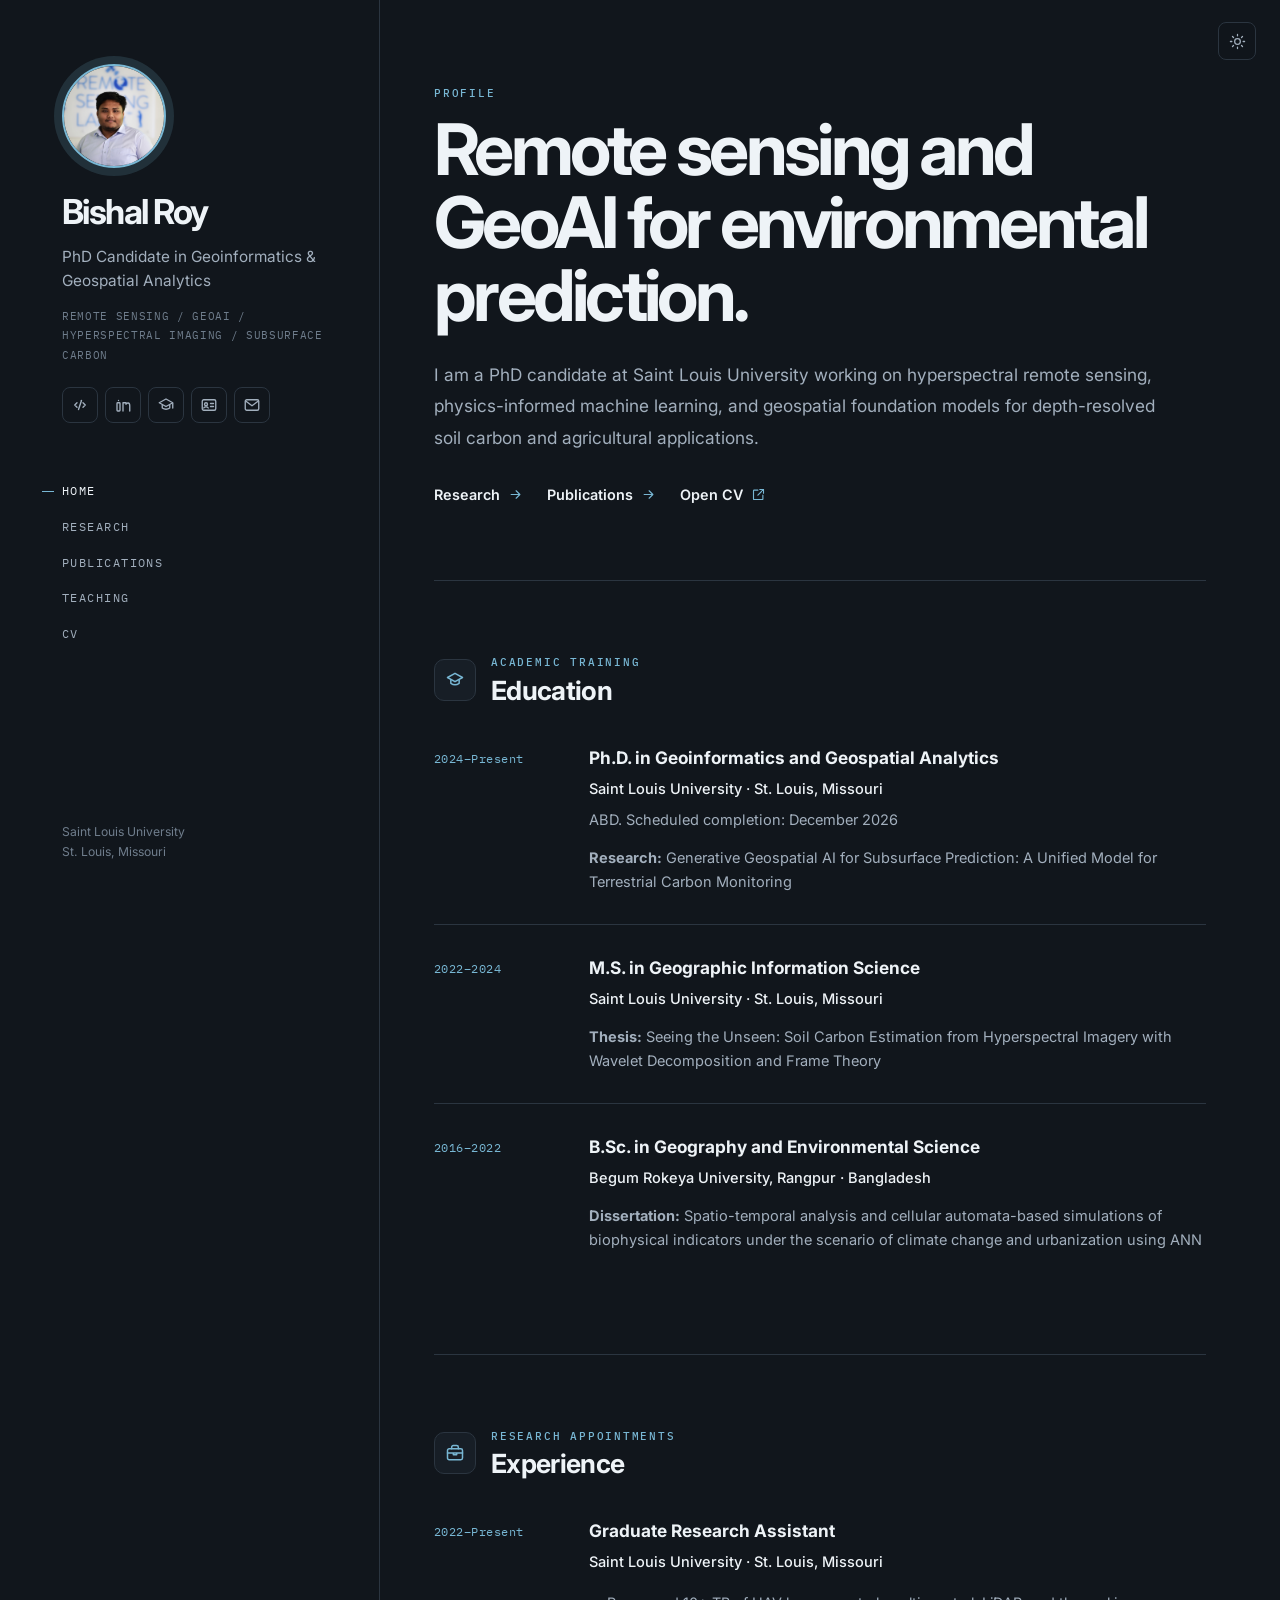
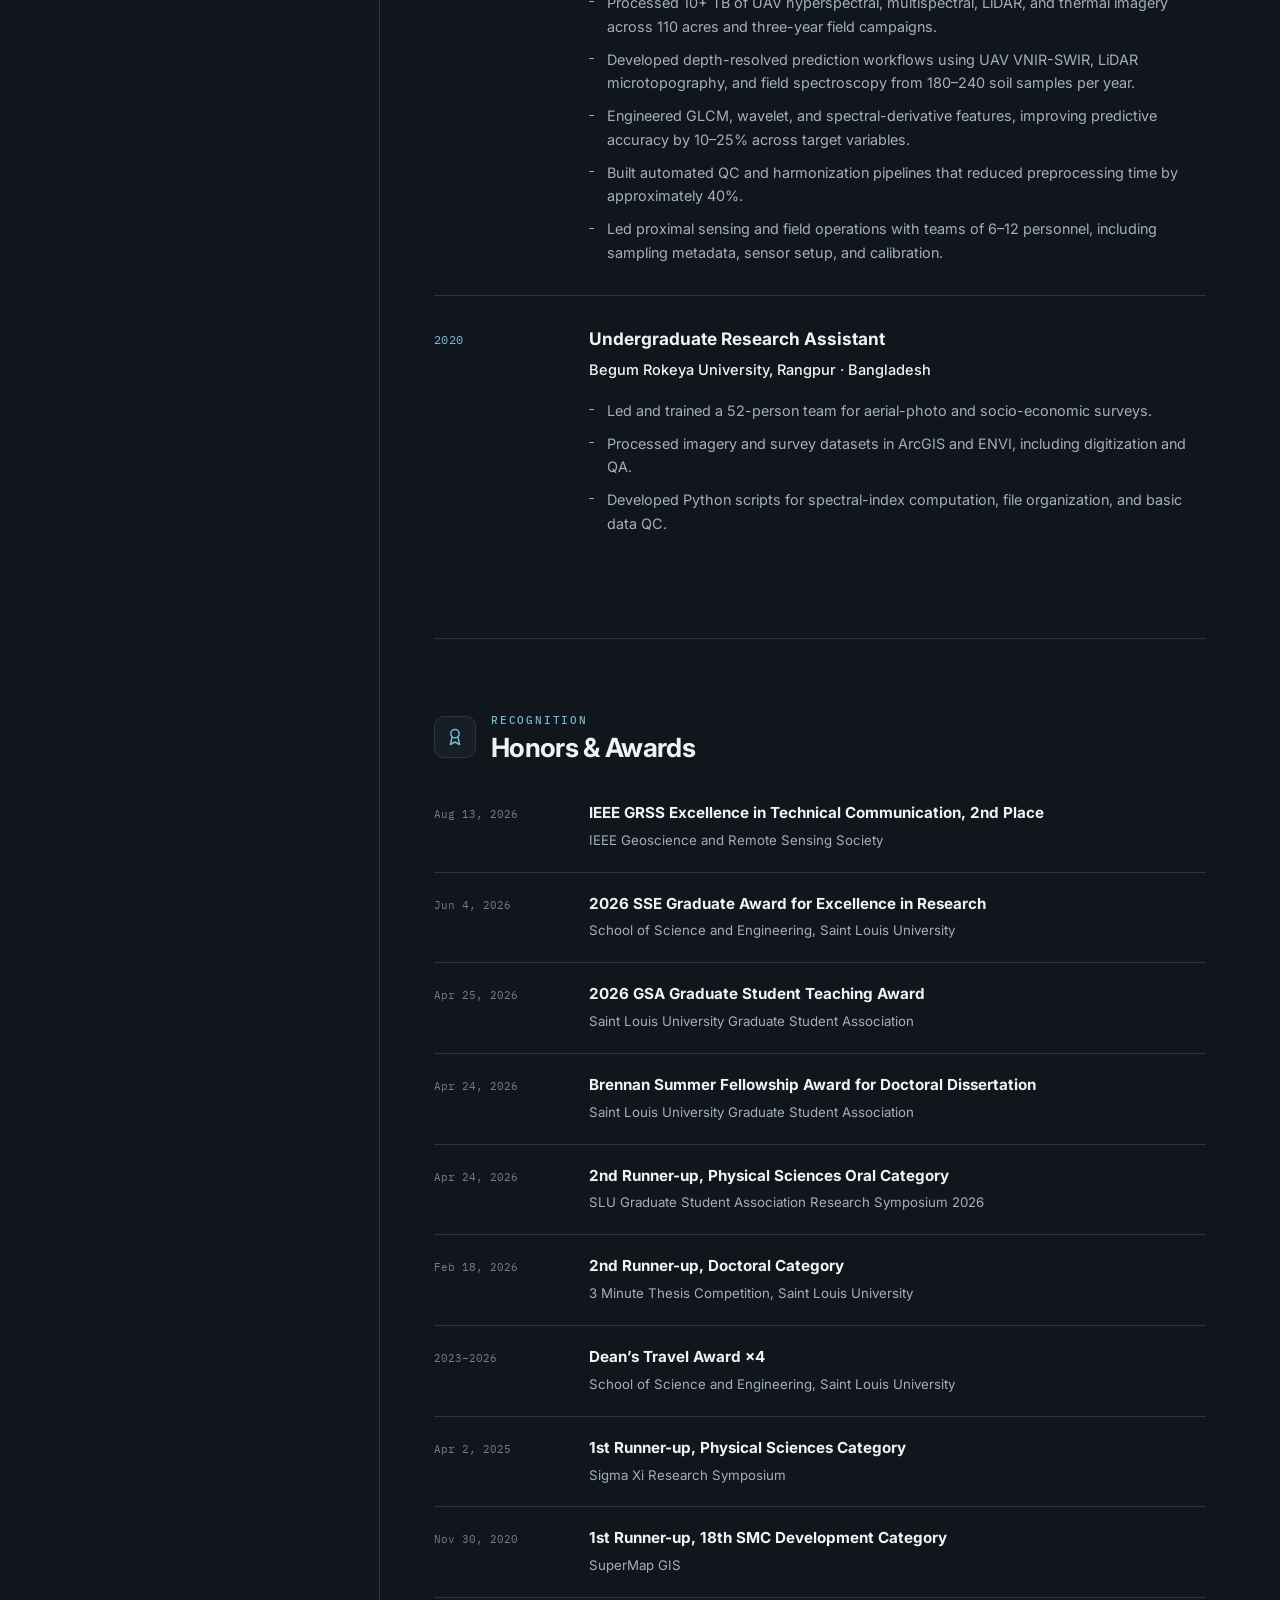
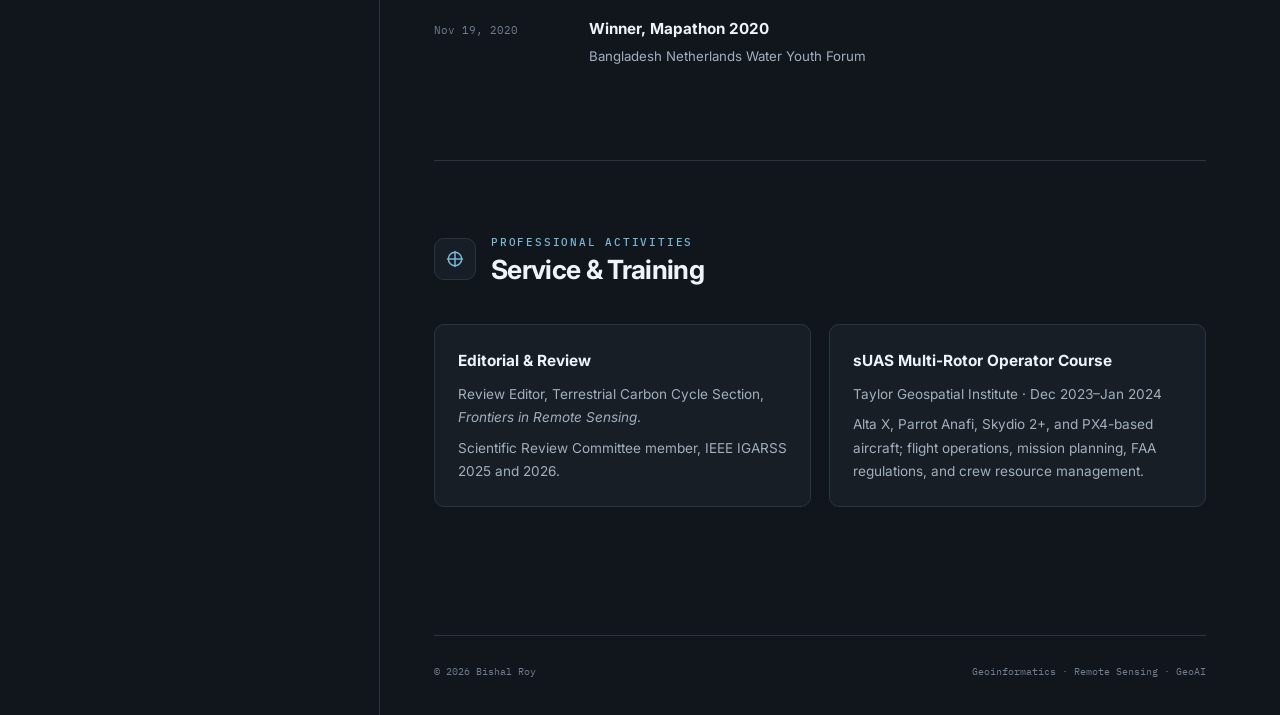
<file: index.html>
<!DOCTYPE html>
<html lang="en" data-theme="dark">
<head>
  <meta charset="UTF-8">
  <meta name="viewport" content="width=device-width, initial-scale=1">
  <title>Bishal Roy | Geoinformatics · Remote Sensing · GeoAI</title>
  <meta name="description" content="Bishal Roy is a PhD candidate in Geoinformatics and Geospatial Analytics at Saint Louis University working in remote sensing, GeoAI, hyperspectral imaging, and soil carbon.">
  <meta name="color-scheme" content="dark light">
  <link rel="preconnect" href="https://fonts.googleapis.com">
  <link rel="preconnect" href="https://fonts.gstatic.com" crossorigin>
  <link href="https://fonts.googleapis.com/css2?family=Inter:wght@400;500;600;700&amp;family=IBM+Plex+Mono:wght@400;500&amp;display=swap" rel="stylesheet">
  <link rel="stylesheet" href="assets/css/site.css">
  <script>try{const t=localStorage.getItem('br-theme');if(t)document.documentElement.dataset.theme=t;}catch(e){}</script>
</head>
<body>
  
<header class="mobile-header">
  <a class="mobile-brand" href="index.html">Bishal Roy</a>
  <div class="mobile-actions">
    <button class="theme-toggle" type="button" aria-label="Toggle color theme"><svg class="theme-icon"><use href="assets/icons.svg#sun"></use></svg></button>
    <button class="menu-toggle" type="button" aria-label="Open navigation" aria-expanded="false"><svg><use href="assets/icons.svg#menu"></use></svg></button>
  </div>
  <nav class="mobile-nav" aria-label="Mobile navigation">
    <a class="nav-link" href="index.html" aria-current="page">Home</a>
      <a class="nav-link" href="research.html">Research</a>
      <a class="nav-link" href="publications.html">Publications</a>
      <a class="nav-link" href="teaching.html">Teaching</a>
      <a class="nav-link" href="cv.html">CV</a>
  </nav>
</header>

  <button class="desktop-theme-toggle theme-toggle" type="button" aria-label="Toggle color theme"><svg class="theme-icon"><use href="assets/icons.svg#sun"></use></svg></button>
  <div class="site-shell">
    
<aside class="profile-rail" aria-label="Profile and navigation">
  <div class="profile-rail-inner">
    <div class="profile-block">
      <a class="avatar-link" href="index.html" aria-label="Bishal Roy home">
        <img src="assets/headshot.jpg" alt="Bishal Roy" class="avatar">
      </a>
      <a class="profile-name" href="index.html">Bishal Roy</a>
      <p class="profile-role">PhD Candidate in Geoinformatics &amp; Geospatial Analytics</p>
      <p class="profile-focus">Remote Sensing / GeoAI / Hyperspectral Imaging / Subsurface Carbon</p>
      <div class="social-links" aria-label="External profiles">
        <a href="https://github.com/prantoroy" target="_blank" rel="noreferrer" aria-label="GitHub" title="GitHub"><svg><use href="assets/icons.svg#code"></use></svg></a>
        <a href="https://www.linkedin.com/in/roybishal/" target="_blank" rel="noreferrer" aria-label="LinkedIn" title="LinkedIn"><svg><use href="assets/icons.svg#linkedin"></use></svg></a>
        <a href="https://scholar.google.com/citations?user=S3oCb8EAAAAJ&amp;hl=en" target="_blank" rel="noreferrer" aria-label="Google Scholar" title="Google Scholar"><svg><use href="assets/icons.svg#scholar"></use></svg></a>
        <a href="https://orcid.org/0000-0001-9912-5505" target="_blank" rel="noreferrer" aria-label="ORCID" title="ORCID"><svg><use href="assets/icons.svg#id"></use></svg></a>
        <a href="mailto:prantoroy@gmail.com" aria-label="Email" title="Email"><svg><use href="assets/icons.svg#mail"></use></svg></a>
      </div>
    </div>
    <nav class="desktop-nav" aria-label="Primary navigation">
      <a class="nav-link" href="index.html" aria-current="page">Home</a>
      <a class="nav-link" href="research.html">Research</a>
      <a class="nav-link" href="publications.html">Publications</a>
      <a class="nav-link" href="teaching.html">Teaching</a>
      <a class="nav-link" href="cv.html">CV</a>
    </nav>
    <div class="rail-meta">Saint Louis University<br>St. Louis, Missouri</div>
  </div>
</aside>

    <main class="content">
      
<section class="page-intro reveal">
  <p class="eyebrow">Profile</p>
  <h1>Remote sensing and GeoAI for environmental prediction.</h1>
  <p class="lede">I am a PhD candidate at Saint Louis University working on hyperspectral remote sensing, physics-informed machine learning, and geospatial foundation models for depth-resolved soil carbon and agricultural applications.</p>
  <div class="intro-links">
    <a class="text-link" href="research.html">Research <svg><use href="assets/icons.svg#arrow"></use></svg></a>
    <a class="text-link" href="publications.html">Publications <svg><use href="assets/icons.svg#arrow"></use></svg></a>
    <a class="text-link" href="assets/Bishal_Roy_CV.pdf" target="_blank" rel="noreferrer">Open CV <svg><use href="assets/icons.svg#external"></use></svg></a>
  </div>
</section>

<section class="section reveal" id="education">
  <div class="section-title-row">
    <div class="section-icon"><svg><use href="assets/icons.svg#graduation"></use></svg></div>
    <div><p class="eyebrow">Academic training</p><h2>Education</h2></div>
  </div>
  <div class="timeline">
    <article class="timeline-item">
      <div class="timeline-date">2024–Present</div>
      <div class="timeline-body">
        <h3>Ph.D. in Geoinformatics and Geospatial Analytics</h3>
        <p class="institution">Saint Louis University · St. Louis, Missouri</p>
        <p>ABD. Scheduled completion: December 2026</p>
        <p class="detail"><strong>Research:</strong> Generative Geospatial AI for Subsurface Prediction: A Unified Model for Terrestrial Carbon Monitoring</p>
      </div>
    </article>
    <article class="timeline-item">
      <div class="timeline-date">2022–2024</div>
      <div class="timeline-body">
        <h3>M.S. in Geographic Information Science</h3>
        <p class="institution">Saint Louis University · St. Louis, Missouri</p>
        <p class="detail"><strong>Thesis:</strong> Seeing the Unseen: Soil Carbon Estimation from Hyperspectral Imagery with Wavelet Decomposition and Frame Theory</p>
      </div>
    </article>
    <article class="timeline-item">
      <div class="timeline-date">2016–2022</div>
      <div class="timeline-body">
        <h3>B.Sc. in Geography and Environmental Science</h3>
        <p class="institution">Begum Rokeya University, Rangpur · Bangladesh</p>
        <p class="detail"><strong>Dissertation:</strong> Spatio-temporal analysis and cellular automata-based simulations of biophysical indicators under the scenario of climate change and urbanization using ANN</p>
      </div>
    </article>
  </div>
</section>

<section class="section reveal" id="experience">
  <div class="section-title-row">
    <div class="section-icon"><svg><use href="assets/icons.svg#briefcase"></use></svg></div>
    <div><p class="eyebrow">Research appointments</p><h2>Experience</h2></div>
  </div>
  <div class="timeline">
    <article class="timeline-item">
      <div class="timeline-date">2022–Present</div>
      <div class="timeline-body">
        <h3>Graduate Research Assistant</h3>
        <p class="institution">Saint Louis University · St. Louis, Missouri</p>
        <ul class="compact-list">
          <li>Processed 10+ TB of UAV hyperspectral, multispectral, LiDAR, and thermal imagery across 110 acres and three-year field campaigns.</li>
          <li>Developed depth-resolved prediction workflows using UAV VNIR-SWIR, LiDAR microtopography, and field spectroscopy from 180–240 soil samples per year.</li>
          <li>Engineered GLCM, wavelet, and spectral-derivative features, improving predictive accuracy by 10–25% across target variables.</li>
          <li>Built automated QC and harmonization pipelines that reduced preprocessing time by approximately 40%.</li>
          <li>Led proximal sensing and field operations with teams of 6–12 personnel, including sampling metadata, sensor setup, and calibration.</li>
        </ul>
      </div>
    </article>
    <article class="timeline-item">
      <div class="timeline-date">2020</div>
      <div class="timeline-body">
        <h3>Undergraduate Research Assistant</h3>
        <p class="institution">Begum Rokeya University, Rangpur · Bangladesh</p>
        <ul class="compact-list">
          <li>Led and trained a 52-person team for aerial-photo and socio-economic surveys.</li>
          <li>Processed imagery and survey datasets in ArcGIS and ENVI, including digitization and QA.</li>
          <li>Developed Python scripts for spectral-index computation, file organization, and basic data QC.</li>
        </ul>
      </div>
    </article>
  </div>
</section>

<section class="section reveal" id="awards">
  <div class="section-title-row">
    <div class="section-icon"><svg><use href="assets/icons.svg#award"></use></svg></div>
    <div><p class="eyebrow">Recognition</p><h2>Honors &amp; Awards</h2></div>
  </div>
  <div class="award-list">
    <article class="award-item"><time>Aug 13, 2026</time><div><h3>IEEE GRSS Excellence in Technical Communication, 2nd Place</h3><p>IEEE Geoscience and Remote Sensing Society</p></div></article>
    <article class="award-item"><time>Jun 4, 2026</time><div><h3>2026 SSE Graduate Award for Excellence in Research</h3><p>School of Science and Engineering, Saint Louis University</p></div></article>
    <article class="award-item"><time>Apr 25, 2026</time><div><h3>2026 GSA Graduate Student Teaching Award</h3><p>Saint Louis University Graduate Student Association</p></div></article>
    <article class="award-item"><time>Apr 24, 2026</time><div><h3>Brennan Summer Fellowship Award for Doctoral Dissertation</h3><p>Saint Louis University Graduate Student Association</p></div></article>
    <article class="award-item"><time>Apr 24, 2026</time><div><h3>2nd Runner-up, Physical Sciences Oral Category</h3><p>SLU Graduate Student Association Research Symposium 2026</p></div></article>
    <article class="award-item"><time>Feb 18, 2026</time><div><h3>2nd Runner-up, Doctoral Category</h3><p>3 Minute Thesis Competition, Saint Louis University</p></div></article>
    <article class="award-item"><time>2023–2026</time><div><h3>Dean’s Travel Award ×4</h3><p>School of Science and Engineering, Saint Louis University</p></div></article>
    <article class="award-item"><time>Apr 2, 2025</time><div><h3>1st Runner-up, Physical Sciences Category</h3><p>Sigma Xi Research Symposium</p></div></article>
    <article class="award-item"><time>Nov 30, 2020</time><div><h3>1st Runner-up, 18th SMC Development Category</h3><p>SuperMap GIS</p></div></article>
    <article class="award-item"><time>Nov 19, 2020</time><div><h3>Winner, Mapathon 2020</h3><p>Bangladesh Netherlands Water Youth Forum</p></div></article>
  </div>
</section>

<section class="section reveal" id="service">
  <div class="section-title-row">
    <div class="section-icon"><svg><use href="assets/icons.svg#service"></use></svg></div>
    <div><p class="eyebrow">Professional activities</p><h2>Service &amp; Training</h2></div>
  </div>
  <div class="plain-grid two">
    <article>
      <h3>Editorial &amp; Review</h3>
      <p>Review Editor, Terrestrial Carbon Cycle Section, <em>Frontiers in Remote Sensing</em>.</p>
      <p>Scientific Review Committee member, IEEE IGARSS 2025 and 2026.</p>
    </article>
    <article>
      <h3>sUAS Multi-Rotor Operator Course</h3>
      <p>Taylor Geospatial Institute · Dec 2023–Jan 2024</p>
      <p>Alta X, Parrot Anafi, Skydio 2+, and PX4-based aircraft; flight operations, mission planning, FAA regulations, and crew resource management.</p>
    </article>
  </div>
</section>

      <footer class="footer"><span>© <span data-year></span> Bishal Roy</span><span>Geoinformatics · Remote Sensing · GeoAI</span></footer>
    </main>
  </div>
  <script src="assets/js/site.js"></script>
</body>
</html>
</file>
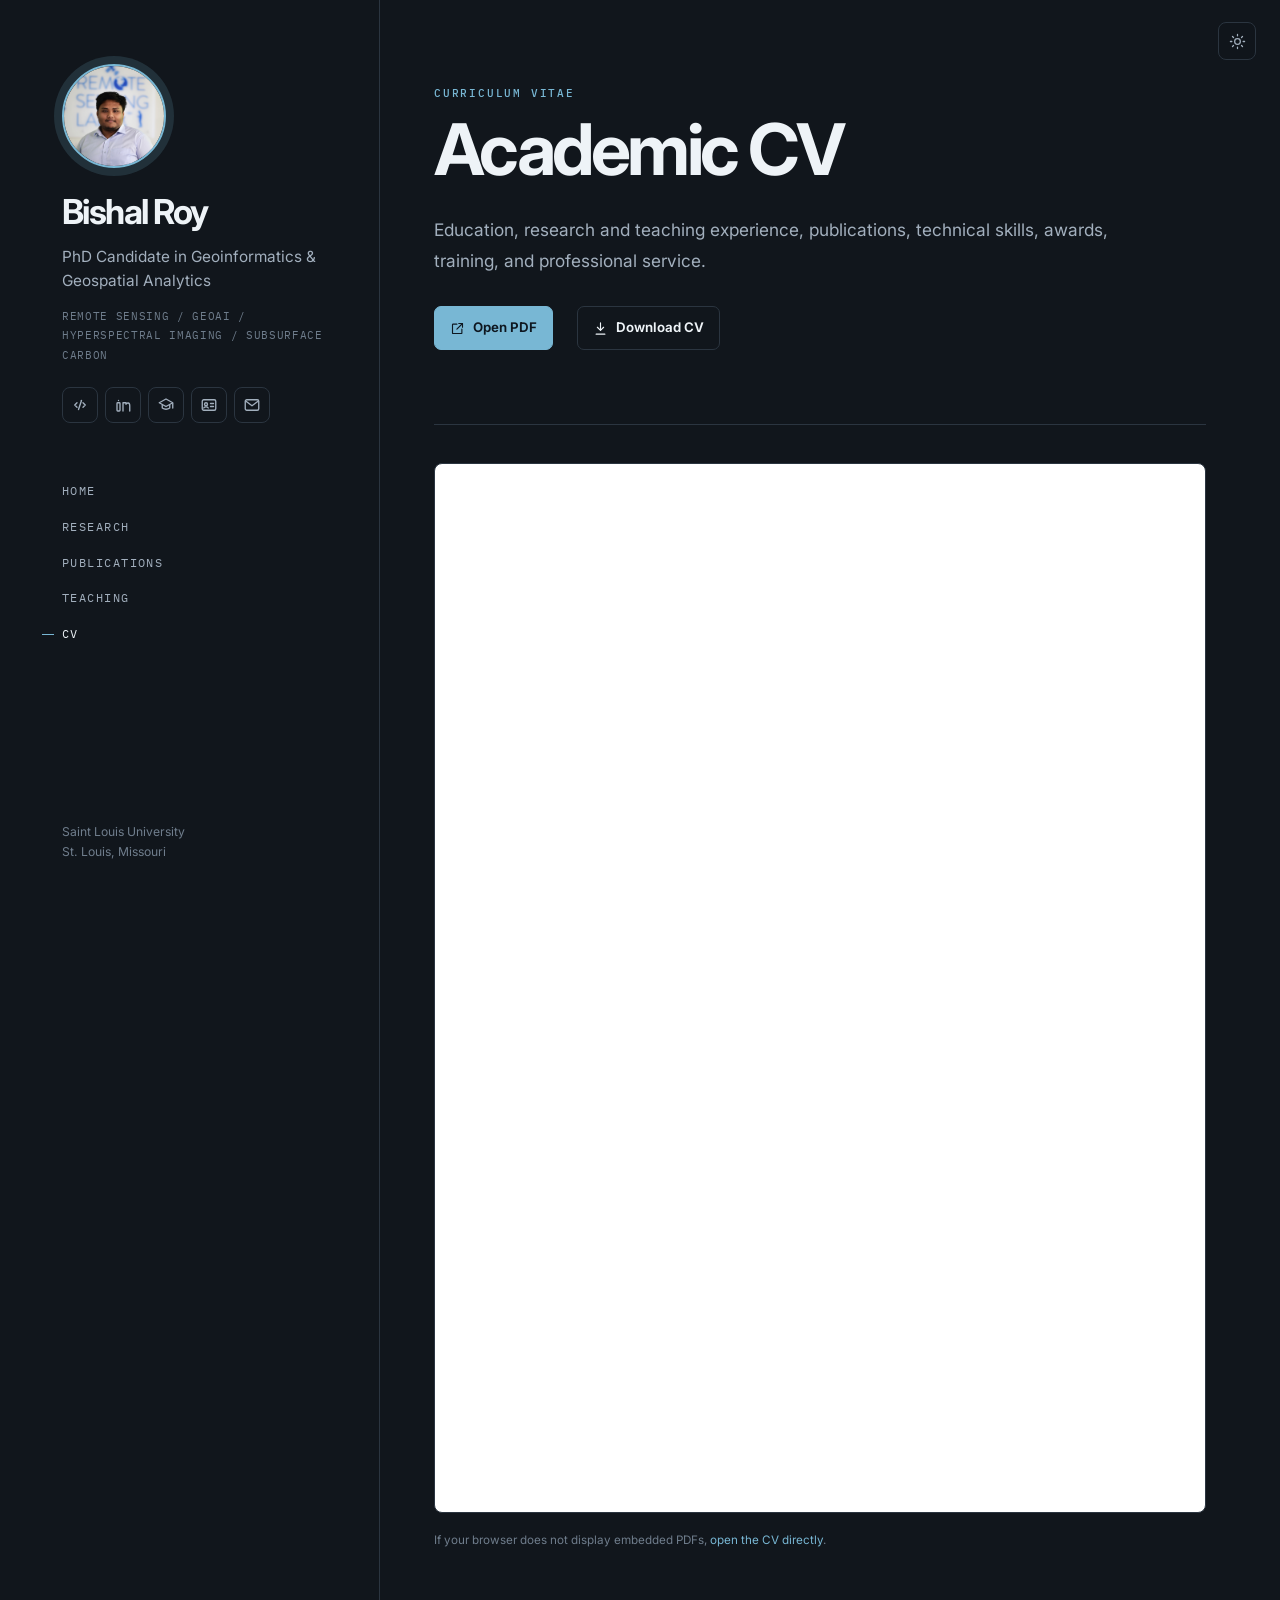
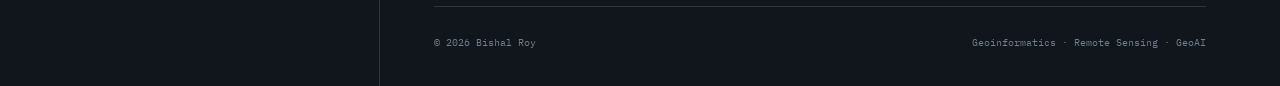
<file: cv.html>
<!DOCTYPE html>
<html lang="en" data-theme="dark">
<head>
  <meta charset="UTF-8">
  <meta name="viewport" content="width=device-width, initial-scale=1">
  <title>CV | Bishal Roy</title>
  <meta name="description" content="Academic curriculum vitae of Bishal Roy.">
  <meta name="color-scheme" content="dark light">
  <link rel="preconnect" href="https://fonts.googleapis.com">
  <link rel="preconnect" href="https://fonts.gstatic.com" crossorigin>
  <link href="https://fonts.googleapis.com/css2?family=Inter:wght@400;500;600;700&amp;family=IBM+Plex+Mono:wght@400;500&amp;display=swap" rel="stylesheet">
  <link rel="stylesheet" href="assets/css/site.css">
  <script>try{const t=localStorage.getItem('br-theme');if(t)document.documentElement.dataset.theme=t;}catch(e){}</script>
</head>
<body>
  
<header class="mobile-header">
  <a class="mobile-brand" href="index.html">Bishal Roy</a>
  <div class="mobile-actions">
    <button class="theme-toggle" type="button" aria-label="Toggle color theme"><svg class="theme-icon"><use href="assets/icons.svg#sun"></use></svg></button>
    <button class="menu-toggle" type="button" aria-label="Open navigation" aria-expanded="false"><svg><use href="assets/icons.svg#menu"></use></svg></button>
  </div>
  <nav class="mobile-nav" aria-label="Mobile navigation">
    <a class="nav-link" href="index.html">Home</a>
      <a class="nav-link" href="research.html">Research</a>
      <a class="nav-link" href="publications.html">Publications</a>
      <a class="nav-link" href="teaching.html">Teaching</a>
      <a class="nav-link" href="cv.html" aria-current="page">CV</a>
  </nav>
</header>

  <button class="desktop-theme-toggle theme-toggle" type="button" aria-label="Toggle color theme"><svg class="theme-icon"><use href="assets/icons.svg#sun"></use></svg></button>
  <div class="site-shell">
    
<aside class="profile-rail" aria-label="Profile and navigation">
  <div class="profile-rail-inner">
    <div class="profile-block">
      <a class="avatar-link" href="index.html" aria-label="Bishal Roy home">
        <img src="assets/headshot.jpg" alt="Bishal Roy" class="avatar">
      </a>
      <a class="profile-name" href="index.html">Bishal Roy</a>
      <p class="profile-role">PhD Candidate in Geoinformatics &amp; Geospatial Analytics</p>
      <p class="profile-focus">Remote Sensing / GeoAI / Hyperspectral Imaging / Subsurface Carbon</p>
      <div class="social-links" aria-label="External profiles">
        <a href="https://github.com/prantoroy" target="_blank" rel="noreferrer" aria-label="GitHub" title="GitHub"><svg><use href="assets/icons.svg#code"></use></svg></a>
        <a href="https://www.linkedin.com/in/roybishal/" target="_blank" rel="noreferrer" aria-label="LinkedIn" title="LinkedIn"><svg><use href="assets/icons.svg#linkedin"></use></svg></a>
        <a href="https://scholar.google.com/citations?user=S3oCb8EAAAAJ&amp;hl=en" target="_blank" rel="noreferrer" aria-label="Google Scholar" title="Google Scholar"><svg><use href="assets/icons.svg#scholar"></use></svg></a>
        <a href="https://orcid.org/0000-0001-9912-5505" target="_blank" rel="noreferrer" aria-label="ORCID" title="ORCID"><svg><use href="assets/icons.svg#id"></use></svg></a>
        <a href="mailto:prantoroy@gmail.com" aria-label="Email" title="Email"><svg><use href="assets/icons.svg#mail"></use></svg></a>
      </div>
    </div>
    <nav class="desktop-nav" aria-label="Primary navigation">
      <a class="nav-link" href="index.html">Home</a>
      <a class="nav-link" href="research.html">Research</a>
      <a class="nav-link" href="publications.html">Publications</a>
      <a class="nav-link" href="teaching.html">Teaching</a>
      <a class="nav-link" href="cv.html" aria-current="page">CV</a>
    </nav>
    <div class="rail-meta">Saint Louis University<br>St. Louis, Missouri</div>
  </div>
</aside>

    <main class="content">
      
<section class="page-intro cv-intro reveal">
  <p class="eyebrow">Curriculum Vitae</p>
  <h1>Academic CV</h1>
  <p class="lede">Education, research and teaching experience, publications, technical skills, awards, training, and professional service.</p>
  <div class="intro-links">
    <a class="button" href="assets/Bishal_Roy_CV.pdf" target="_blank" rel="noreferrer"><svg><use href="assets/icons.svg#external"></use></svg> Open PDF</a>
    <a class="button secondary" href="assets/Bishal_Roy_CV.pdf" download><svg><use href="assets/icons.svg#download"></use></svg> Download CV</a>
  </div>
</section>
<section class="cv-frame-wrap reveal">
  <iframe class="cv-frame" src="assets/Bishal_Roy_CV.pdf" title="Bishal Roy academic CV"></iframe>
  <p class="cv-fallback">If your browser does not display embedded PDFs, <a href="assets/Bishal_Roy_CV.pdf" target="_blank" rel="noreferrer">open the CV directly</a>.</p>
</section>

      <footer class="footer"><span>© <span data-year></span> Bishal Roy</span><span>Geoinformatics · Remote Sensing · GeoAI</span></footer>
    </main>
  </div>
  <script src="assets/js/site.js"></script>
</body>
</html>
</file>
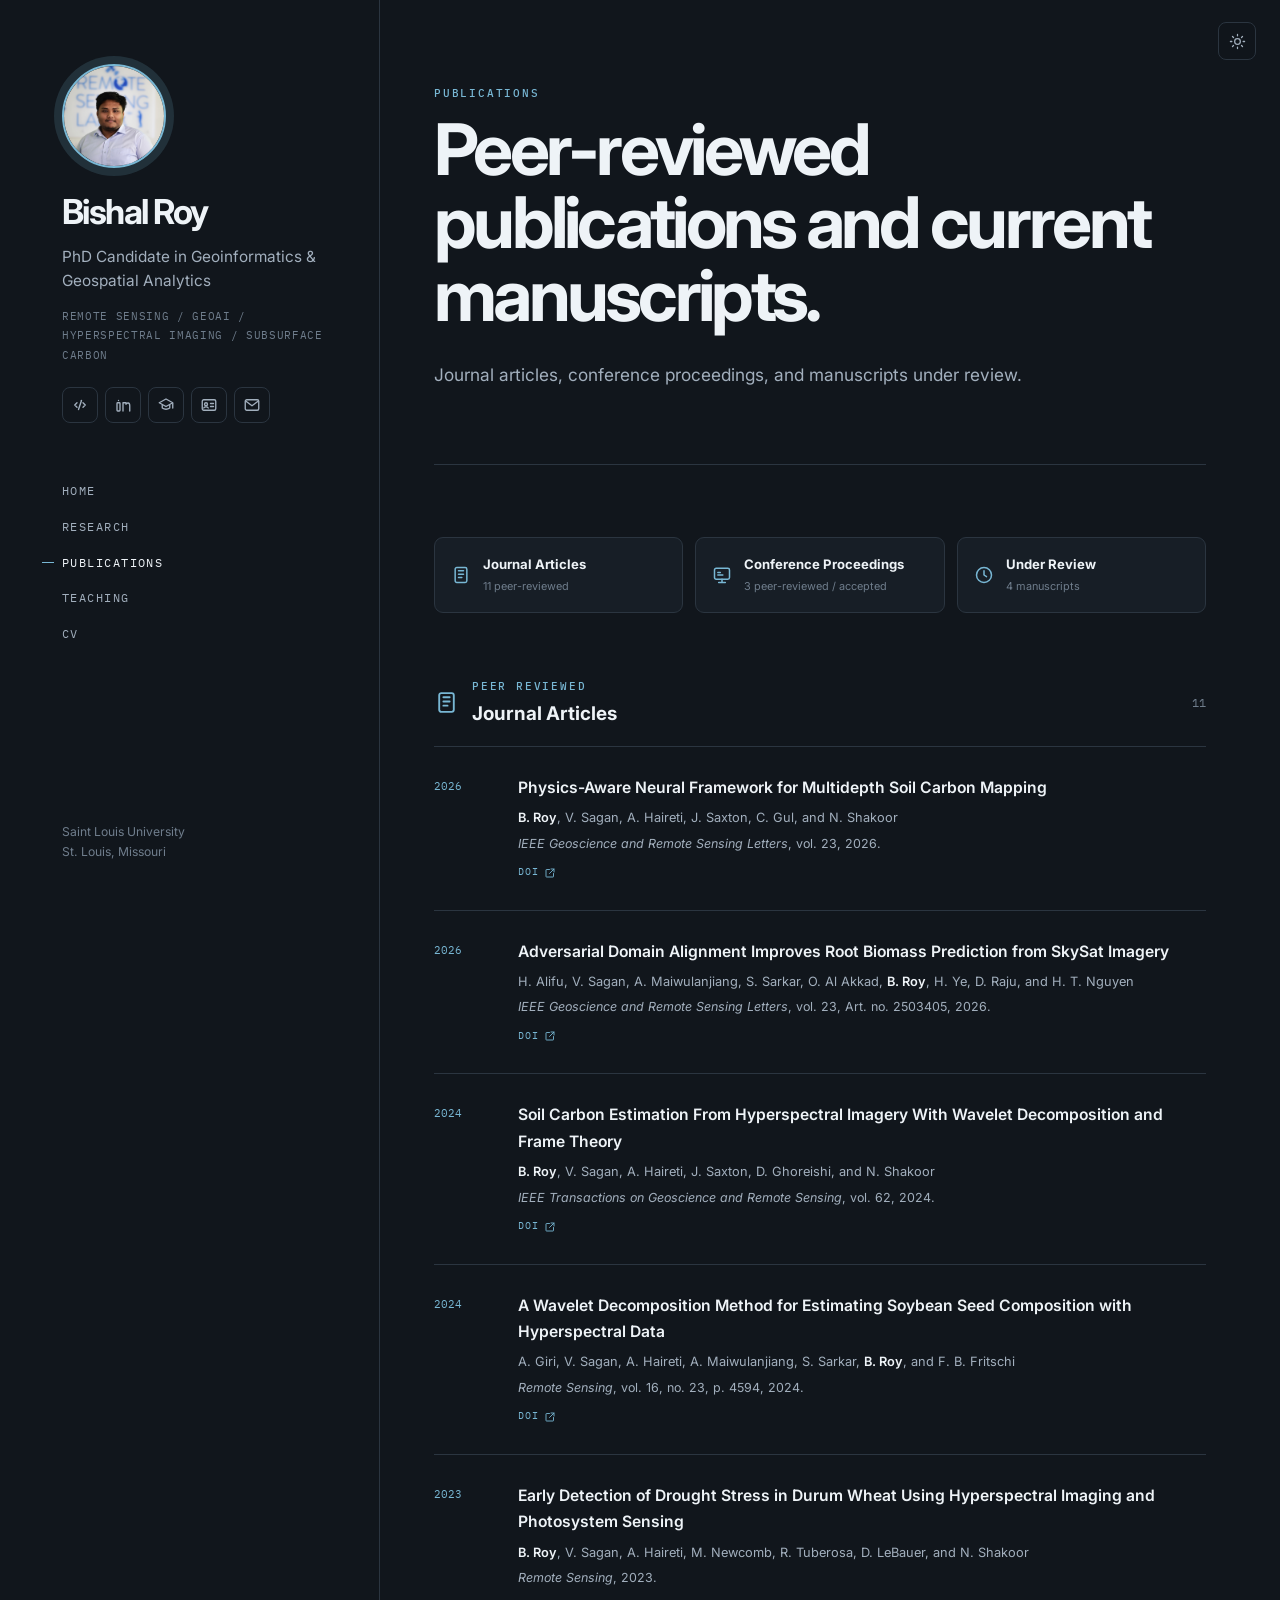
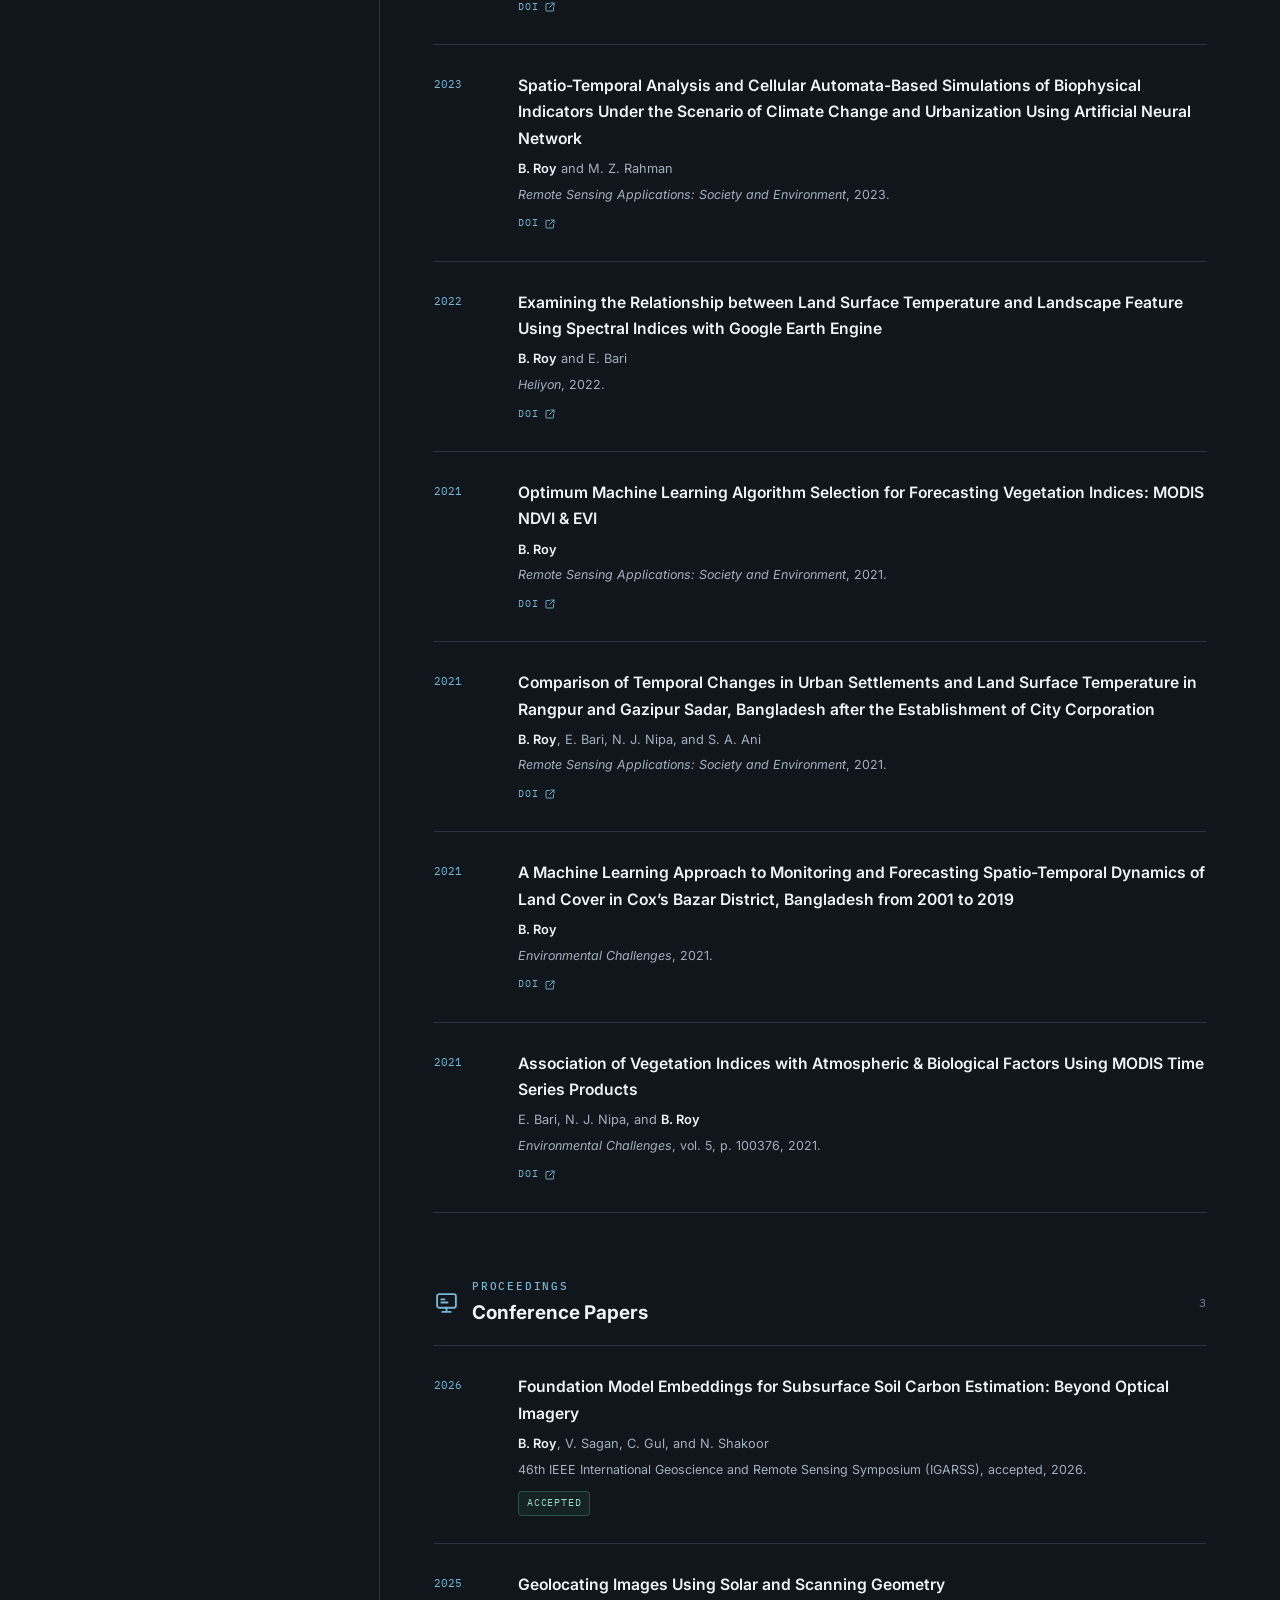
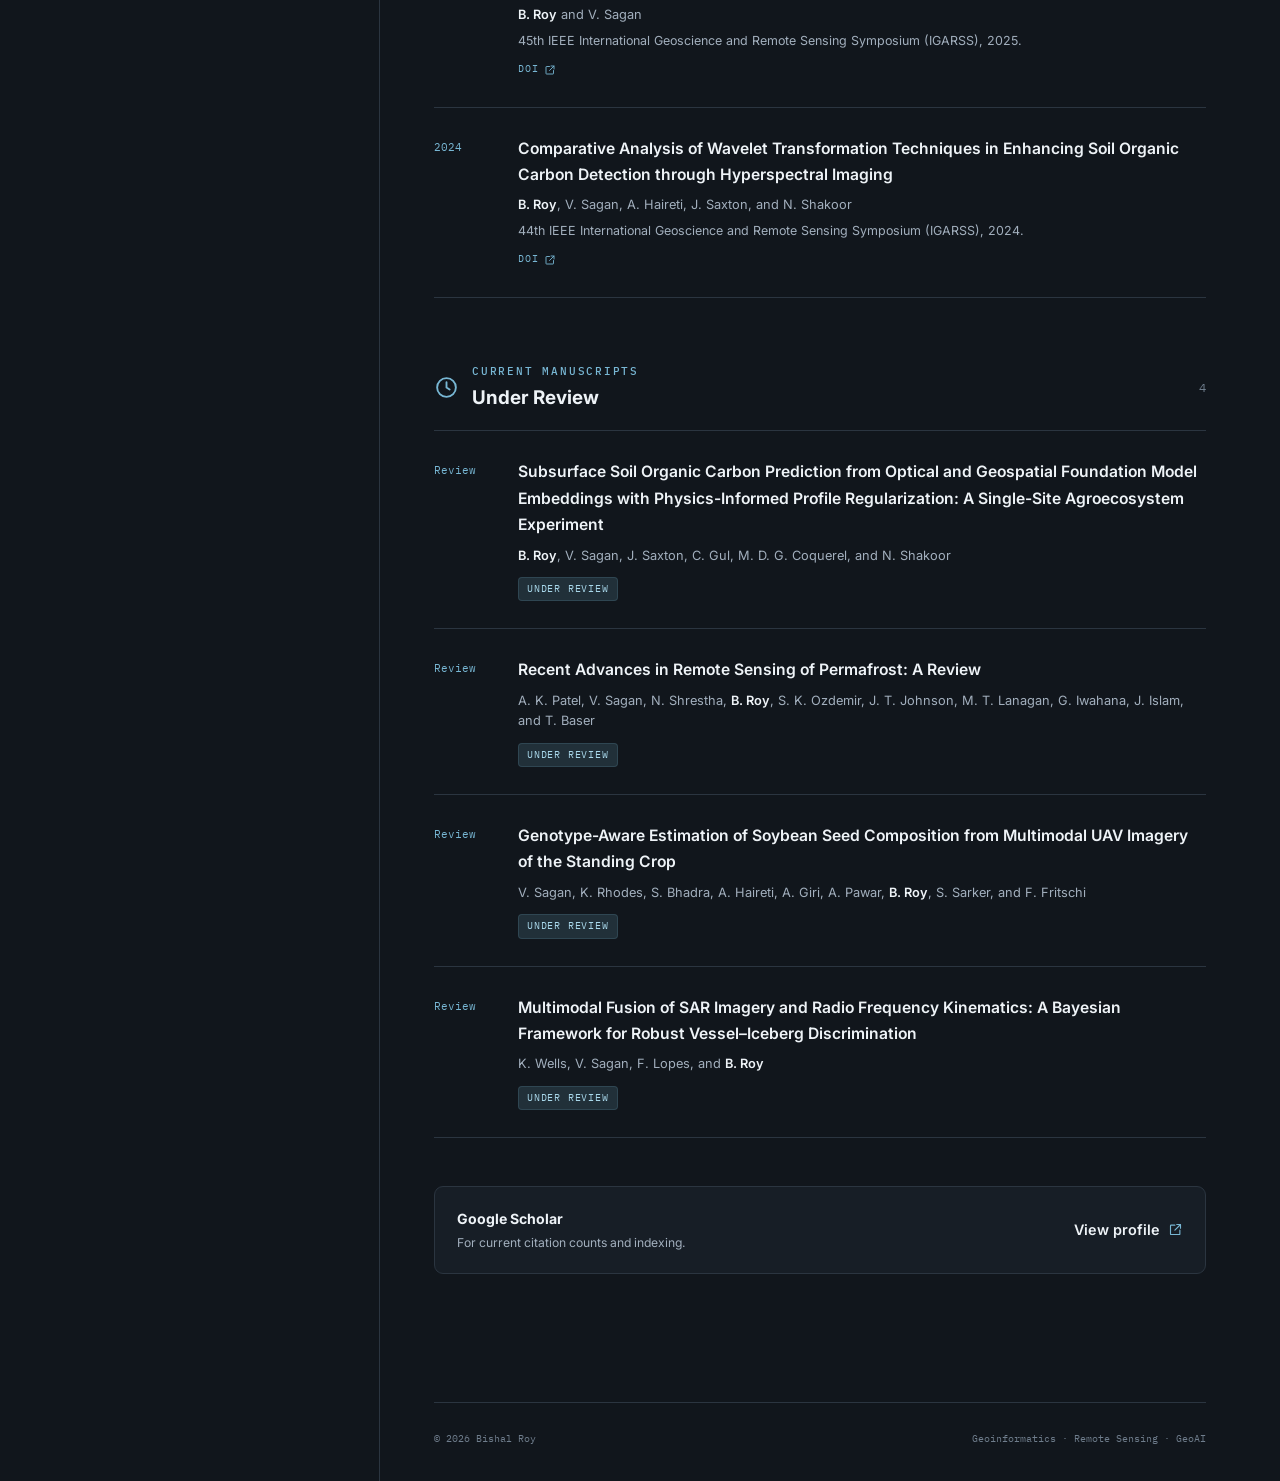
<file: publications.html>
<!DOCTYPE html>
<html lang="en" data-theme="dark">
<head>
  <meta charset="UTF-8">
  <meta name="viewport" content="width=device-width, initial-scale=1">
  <title>Publications | Bishal Roy</title>
  <meta name="description" content="Peer-reviewed journal articles, conference proceedings, and manuscripts by Bishal Roy in remote sensing, GeoAI, hyperspectral imaging, and geospatial analysis.">
  <meta name="color-scheme" content="dark light">
  <link rel="preconnect" href="https://fonts.googleapis.com">
  <link rel="preconnect" href="https://fonts.gstatic.com" crossorigin>
  <link href="https://fonts.googleapis.com/css2?family=Inter:wght@400;500;600;700&amp;family=IBM+Plex+Mono:wght@400;500&amp;display=swap" rel="stylesheet">
  <link rel="stylesheet" href="assets/css/site.css">
  <script>try{const t=localStorage.getItem('br-theme');if(t)document.documentElement.dataset.theme=t;}catch(e){}</script>
</head>
<body>
  
<header class="mobile-header">
  <a class="mobile-brand" href="index.html">Bishal Roy</a>
  <div class="mobile-actions">
    <button class="theme-toggle" type="button" aria-label="Toggle color theme"><svg class="theme-icon"><use href="assets/icons.svg#sun"></use></svg></button>
    <button class="menu-toggle" type="button" aria-label="Open navigation" aria-expanded="false"><svg><use href="assets/icons.svg#menu"></use></svg></button>
  </div>
  <nav class="mobile-nav" aria-label="Mobile navigation">
    <a class="nav-link" href="index.html">Home</a>
      <a class="nav-link" href="research.html">Research</a>
      <a class="nav-link" href="publications.html" aria-current="page">Publications</a>
      <a class="nav-link" href="teaching.html">Teaching</a>
      <a class="nav-link" href="cv.html">CV</a>
  </nav>
</header>

  <button class="desktop-theme-toggle theme-toggle" type="button" aria-label="Toggle color theme"><svg class="theme-icon"><use href="assets/icons.svg#sun"></use></svg></button>
  <div class="site-shell">
    
<aside class="profile-rail" aria-label="Profile and navigation">
  <div class="profile-rail-inner">
    <div class="profile-block">
      <a class="avatar-link" href="index.html" aria-label="Bishal Roy home">
        <img src="assets/headshot.jpg" alt="Bishal Roy" class="avatar">
      </a>
      <a class="profile-name" href="index.html">Bishal Roy</a>
      <p class="profile-role">PhD Candidate in Geoinformatics &amp; Geospatial Analytics</p>
      <p class="profile-focus">Remote Sensing / GeoAI / Hyperspectral Imaging / Subsurface Carbon</p>
      <div class="social-links" aria-label="External profiles">
        <a href="https://github.com/prantoroy" target="_blank" rel="noreferrer" aria-label="GitHub" title="GitHub"><svg><use href="assets/icons.svg#code"></use></svg></a>
        <a href="https://www.linkedin.com/in/roybishal/" target="_blank" rel="noreferrer" aria-label="LinkedIn" title="LinkedIn"><svg><use href="assets/icons.svg#linkedin"></use></svg></a>
        <a href="https://scholar.google.com/citations?user=S3oCb8EAAAAJ&amp;hl=en" target="_blank" rel="noreferrer" aria-label="Google Scholar" title="Google Scholar"><svg><use href="assets/icons.svg#scholar"></use></svg></a>
        <a href="https://orcid.org/0000-0001-9912-5505" target="_blank" rel="noreferrer" aria-label="ORCID" title="ORCID"><svg><use href="assets/icons.svg#id"></use></svg></a>
        <a href="mailto:prantoroy@gmail.com" aria-label="Email" title="Email"><svg><use href="assets/icons.svg#mail"></use></svg></a>
      </div>
    </div>
    <nav class="desktop-nav" aria-label="Primary navigation">
      <a class="nav-link" href="index.html">Home</a>
      <a class="nav-link" href="research.html">Research</a>
      <a class="nav-link" href="publications.html" aria-current="page">Publications</a>
      <a class="nav-link" href="teaching.html">Teaching</a>
      <a class="nav-link" href="cv.html">CV</a>
    </nav>
    <div class="rail-meta">Saint Louis University<br>St. Louis, Missouri</div>
  </div>
</aside>

    <main class="content">
<section class="page-intro reveal">
  <p class="eyebrow">Publications</p>
  <h1>Peer-reviewed publications and current manuscripts.</h1>
  <p class="lede">Journal articles, conference proceedings, and manuscripts under review.</p>
</section>

<section class="section publications reveal">
<div class="publication-index" aria-label="Publication categories">
    <a href="#journals"><svg><use href="assets/icons.svg#journal"></use></svg><span><strong>Journal Articles</strong><small>11 peer-reviewed</small></span></a>
    <a href="#conference"><svg><use href="assets/icons.svg#conference"></use></svg><span><strong>Conference Proceedings</strong><small>3 peer-reviewed / accepted</small></span></a>
    <a href="#review"><svg><use href="assets/icons.svg#clock"></use></svg><span><strong>Under Review</strong><small>4 manuscripts</small></span></a>
  </div>

  <div class="publication-group" id="journals">
    <div class="publication-group-heading"><svg><use href="assets/icons.svg#journal"></use></svg><div><p class="eyebrow">Peer reviewed</p><h3>Journal Articles</h3></div><span class="count">11</span></div>
    <ol class="pub-list">
      <li class="pub-item"><div class="pub-year">2026</div><div class="pub-content"><a class="pub-title" href="https://doi.org/10.1109/LGRS.2025.3632815" target="_blank" rel="noreferrer">Physics-Aware Neural Framework for Multidepth Soil Carbon Mapping</a><p class="pub-authors"><strong>B. Roy</strong>, V. Sagan, A. Haireti, J. Saxton, C. Gul, and N. Shakoor</p><p class="pub-venue"><em>IEEE Geoscience and Remote Sensing Letters</em>, vol. 23, 2026.</p><a class="doi-link" href="https://doi.org/10.1109/LGRS.2025.3632815" target="_blank" rel="noreferrer">DOI <svg><use href="assets/icons.svg#external"></use></svg></a></div></li>
      <li class="pub-item"><div class="pub-year">2026</div><div class="pub-content"><a class="pub-title" href="https://doi.org/10.1109/LGRS.2026.3693043" target="_blank" rel="noreferrer">Adversarial Domain Alignment Improves Root Biomass Prediction from SkySat Imagery</a><p class="pub-authors">H. Alifu, V. Sagan, A. Maiwulanjiang, S. Sarkar, O. Al Akkad, <strong>B. Roy</strong>, H. Ye, D. Raju, and H. T. Nguyen</p><p class="pub-venue"><em>IEEE Geoscience and Remote Sensing Letters</em>, vol. 23, Art. no. 2503405, 2026.</p><a class="doi-link" href="https://doi.org/10.1109/LGRS.2026.3693043" target="_blank" rel="noreferrer">DOI <svg><use href="assets/icons.svg#external"></use></svg></a></div></li>
      <li class="pub-item"><div class="pub-year">2024</div><div class="pub-content"><a class="pub-title" href="https://doi.org/10.1109/TGRS.2024.3461628" target="_blank" rel="noreferrer">Soil Carbon Estimation From Hyperspectral Imagery With Wavelet Decomposition and Frame Theory</a><p class="pub-authors"><strong>B. Roy</strong>, V. Sagan, A. Haireti, J. Saxton, D. Ghoreishi, and N. Shakoor</p><p class="pub-venue"><em>IEEE Transactions on Geoscience and Remote Sensing</em>, vol. 62, 2024.</p><a class="doi-link" href="https://doi.org/10.1109/TGRS.2024.3461628" target="_blank" rel="noreferrer">DOI <svg><use href="assets/icons.svg#external"></use></svg></a></div></li>
      <li class="pub-item"><div class="pub-year">2024</div><div class="pub-content"><a class="pub-title" href="https://doi.org/10.3390/rs16234594" target="_blank" rel="noreferrer">A Wavelet Decomposition Method for Estimating Soybean Seed Composition with Hyperspectral Data</a><p class="pub-authors">A. Giri, V. Sagan, A. Haireti, A. Maiwulanjiang, S. Sarkar, <strong>B. Roy</strong>, and F. B. Fritschi</p><p class="pub-venue"><em>Remote Sensing</em>, vol. 16, no. 23, p. 4594, 2024.</p><a class="doi-link" href="https://doi.org/10.3390/rs16234594" target="_blank" rel="noreferrer">DOI <svg><use href="assets/icons.svg#external"></use></svg></a></div></li>
      <li class="pub-item"><div class="pub-year">2023</div><div class="pub-content"><a class="pub-title" href="https://doi.org/10.3390/rs16010155" target="_blank" rel="noreferrer">Early Detection of Drought Stress in Durum Wheat Using Hyperspectral Imaging and Photosystem Sensing</a><p class="pub-authors"><strong>B. Roy</strong>, V. Sagan, A. Haireti, M. Newcomb, R. Tuberosa, D. LeBauer, and N. Shakoor</p><p class="pub-venue"><em>Remote Sensing</em>, 2023.</p><a class="doi-link" href="https://doi.org/10.3390/rs16010155" target="_blank" rel="noreferrer">DOI <svg><use href="assets/icons.svg#external"></use></svg></a></div></li>
      <li class="pub-item"><div class="pub-year">2023</div><div class="pub-content"><a class="pub-title" href="https://doi.org/10.1016/j.rsase.2023.100992" target="_blank" rel="noreferrer">Spatio-Temporal Analysis and Cellular Automata-Based Simulations of Biophysical Indicators Under the Scenario of Climate Change and Urbanization Using Artificial Neural Network</a><p class="pub-authors"><strong>B. Roy</strong> and M. Z. Rahman</p><p class="pub-venue"><em>Remote Sensing Applications: Society and Environment</em>, 2023.</p><a class="doi-link" href="https://doi.org/10.1016/j.rsase.2023.100992" target="_blank" rel="noreferrer">DOI <svg><use href="assets/icons.svg#external"></use></svg></a></div></li>
      <li class="pub-item"><div class="pub-year">2022</div><div class="pub-content"><a class="pub-title" href="https://doi.org/10.1016/j.heliyon.2022.e10668" target="_blank" rel="noreferrer">Examining the Relationship between Land Surface Temperature and Landscape Feature Using Spectral Indices with Google Earth Engine</a><p class="pub-authors"><strong>B. Roy</strong> and E. Bari</p><p class="pub-venue"><em>Heliyon</em>, 2022.</p><a class="doi-link" href="https://doi.org/10.1016/j.heliyon.2022.e10668" target="_blank" rel="noreferrer">DOI <svg><use href="assets/icons.svg#external"></use></svg></a></div></li>
      <li class="pub-item"><div class="pub-year">2021</div><div class="pub-content"><a class="pub-title" href="https://doi.org/10.1016/j.rsase.2021.100582" target="_blank" rel="noreferrer">Optimum Machine Learning Algorithm Selection for Forecasting Vegetation Indices: MODIS NDVI &amp; EVI</a><p class="pub-authors"><strong>B. Roy</strong></p><p class="pub-venue"><em>Remote Sensing Applications: Society and Environment</em>, 2021.</p><a class="doi-link" href="https://doi.org/10.1016/j.rsase.2021.100582" target="_blank" rel="noreferrer">DOI <svg><use href="assets/icons.svg#external"></use></svg></a></div></li>
      <li class="pub-item"><div class="pub-year">2021</div><div class="pub-content"><a class="pub-title" href="https://doi.org/10.1016/j.rsase.2021.100587" target="_blank" rel="noreferrer">Comparison of Temporal Changes in Urban Settlements and Land Surface Temperature in Rangpur and Gazipur Sadar, Bangladesh after the Establishment of City Corporation</a><p class="pub-authors"><strong>B. Roy</strong>, E. Bari, N. J. Nipa, and S. A. Ani</p><p class="pub-venue"><em>Remote Sensing Applications: Society and Environment</em>, 2021.</p><a class="doi-link" href="https://doi.org/10.1016/j.rsase.2021.100587" target="_blank" rel="noreferrer">DOI <svg><use href="assets/icons.svg#external"></use></svg></a></div></li>
      <li class="pub-item"><div class="pub-year">2021</div><div class="pub-content"><a class="pub-title" href="https://doi.org/10.1016/j.envc.2021.100237" target="_blank" rel="noreferrer">A Machine Learning Approach to Monitoring and Forecasting Spatio-Temporal Dynamics of Land Cover in Cox’s Bazar District, Bangladesh from 2001 to 2019</a><p class="pub-authors"><strong>B. Roy</strong></p><p class="pub-venue"><em>Environmental Challenges</em>, 2021.</p><a class="doi-link" href="https://doi.org/10.1016/j.envc.2021.100237" target="_blank" rel="noreferrer">DOI <svg><use href="assets/icons.svg#external"></use></svg></a></div></li>
      <li class="pub-item"><div class="pub-year">2021</div><div class="pub-content"><a class="pub-title" href="https://doi.org/10.1016/j.envc.2021.100376" target="_blank" rel="noreferrer">Association of Vegetation Indices with Atmospheric &amp; Biological Factors Using MODIS Time Series Products</a><p class="pub-authors">E. Bari, N. J. Nipa, and <strong>B. Roy</strong></p><p class="pub-venue"><em>Environmental Challenges</em>, vol. 5, p. 100376, 2021.</p><a class="doi-link" href="https://doi.org/10.1016/j.envc.2021.100376" target="_blank" rel="noreferrer">DOI <svg><use href="assets/icons.svg#external"></use></svg></a></div></li>
    </ol>
  </div>

  <div class="publication-group" id="conference">
    <div class="publication-group-heading"><svg><use href="assets/icons.svg#conference"></use></svg><div><p class="eyebrow">Proceedings</p><h3>Conference Papers</h3></div><span class="count">3</span></div>
    <ol class="pub-list">
      <li class="pub-item"><div class="pub-year">2026</div><div class="pub-content"><span class="pub-title">Foundation Model Embeddings for Subsurface Soil Carbon Estimation: Beyond Optical Imagery</span><p class="pub-authors"><strong>B. Roy</strong>, V. Sagan, C. Gul, and N. Shakoor</p><p class="pub-venue">46th IEEE International Geoscience and Remote Sensing Symposium (IGARSS), accepted, 2026.</p><span class="status accepted">Accepted</span></div></li>
      <li class="pub-item"><div class="pub-year">2025</div><div class="pub-content"><a class="pub-title" href="https://doi.org/10.1109/IGARSS55030.2025.11243632" target="_blank" rel="noreferrer">Geolocating Images Using Solar and Scanning Geometry</a><p class="pub-authors"><strong>B. Roy</strong> and V. Sagan</p><p class="pub-venue">45th IEEE International Geoscience and Remote Sensing Symposium (IGARSS), 2025.</p><a class="doi-link" href="https://doi.org/10.1109/IGARSS55030.2025.11243632" target="_blank" rel="noreferrer">DOI <svg><use href="assets/icons.svg#external"></use></svg></a></div></li>
      <li class="pub-item"><div class="pub-year">2024</div><div class="pub-content"><a class="pub-title" href="https://doi.org/10.1109/IGARSS53475.2024.10641176" target="_blank" rel="noreferrer">Comparative Analysis of Wavelet Transformation Techniques in Enhancing Soil Organic Carbon Detection through Hyperspectral Imaging</a><p class="pub-authors"><strong>B. Roy</strong>, V. Sagan, A. Haireti, J. Saxton, and N. Shakoor</p><p class="pub-venue">44th IEEE International Geoscience and Remote Sensing Symposium (IGARSS), 2024.</p><a class="doi-link" href="https://doi.org/10.1109/IGARSS53475.2024.10641176" target="_blank" rel="noreferrer">DOI <svg><use href="assets/icons.svg#external"></use></svg></a></div></li>
    </ol>
  </div>

  <div class="publication-group" id="review">
    <div class="publication-group-heading"><svg><use href="assets/icons.svg#clock"></use></svg><div><p class="eyebrow">Current manuscripts</p><h3>Under Review</h3></div><span class="count">4</span></div>
    <ol class="pub-list under-review-list">
      <li class="pub-item"><div class="pub-year">Review</div><div class="pub-content"><span class="pub-title">Subsurface Soil Organic Carbon Prediction from Optical and Geospatial Foundation Model Embeddings with Physics-Informed Profile Regularization: A Single-Site Agroecosystem Experiment</span><p class="pub-authors"><strong>B. Roy</strong>, V. Sagan, J. Saxton, C. Gul, M. D. G. Coquerel, and N. Shakoor</p><span class="status review">Under review</span></div></li>
      <li class="pub-item"><div class="pub-year">Review</div><div class="pub-content"><span class="pub-title">Recent Advances in Remote Sensing of Permafrost: A Review</span><p class="pub-authors">A. K. Patel, V. Sagan, N. Shrestha, <strong>B. Roy</strong>, S. K. Ozdemir, J. T. Johnson, M. T. Lanagan, G. Iwahana, J. Islam, and T. Baser</p><span class="status review">Under review</span></div></li>
      <li class="pub-item"><div class="pub-year">Review</div><div class="pub-content"><span class="pub-title">Genotype-Aware Estimation of Soybean Seed Composition from Multimodal UAV Imagery of the Standing Crop</span><p class="pub-authors">V. Sagan, K. Rhodes, S. Bhadra, A. Haireti, A. Giri, A. Pawar, <strong>B. Roy</strong>, S. Sarker, and F. Fritschi</p><span class="status review">Under review</span></div></li>
      <li class="pub-item"><div class="pub-year">Review</div><div class="pub-content"><span class="pub-title">Multimodal Fusion of SAR Imagery and Radio Frequency Kinematics: A Bayesian Framework for Robust Vessel–Iceberg Discrimination</span><p class="pub-authors">K. Wells, V. Sagan, F. Lopes, and <strong>B. Roy</strong></p><span class="status review">Under review</span></div></li>
    </ol>
  </div>

  <div class="scholar-callout">
    <div><strong>Google Scholar</strong><span>For current citation counts and indexing.</span></div>
    <a class="text-link" href="https://scholar.google.com/citations?user=S3oCb8EAAAAJ&amp;hl=en" target="_blank" rel="noreferrer">View profile <svg><use href="assets/icons.svg#external"></use></svg></a>
  </div>

</section>

      <footer class="footer"><span>© <span data-year></span> Bishal Roy</span><span>Geoinformatics · Remote Sensing · GeoAI</span></footer>
    </main>
  </div>
  <script src="assets/js/site.js"></script>
</body>
</html>
</file>
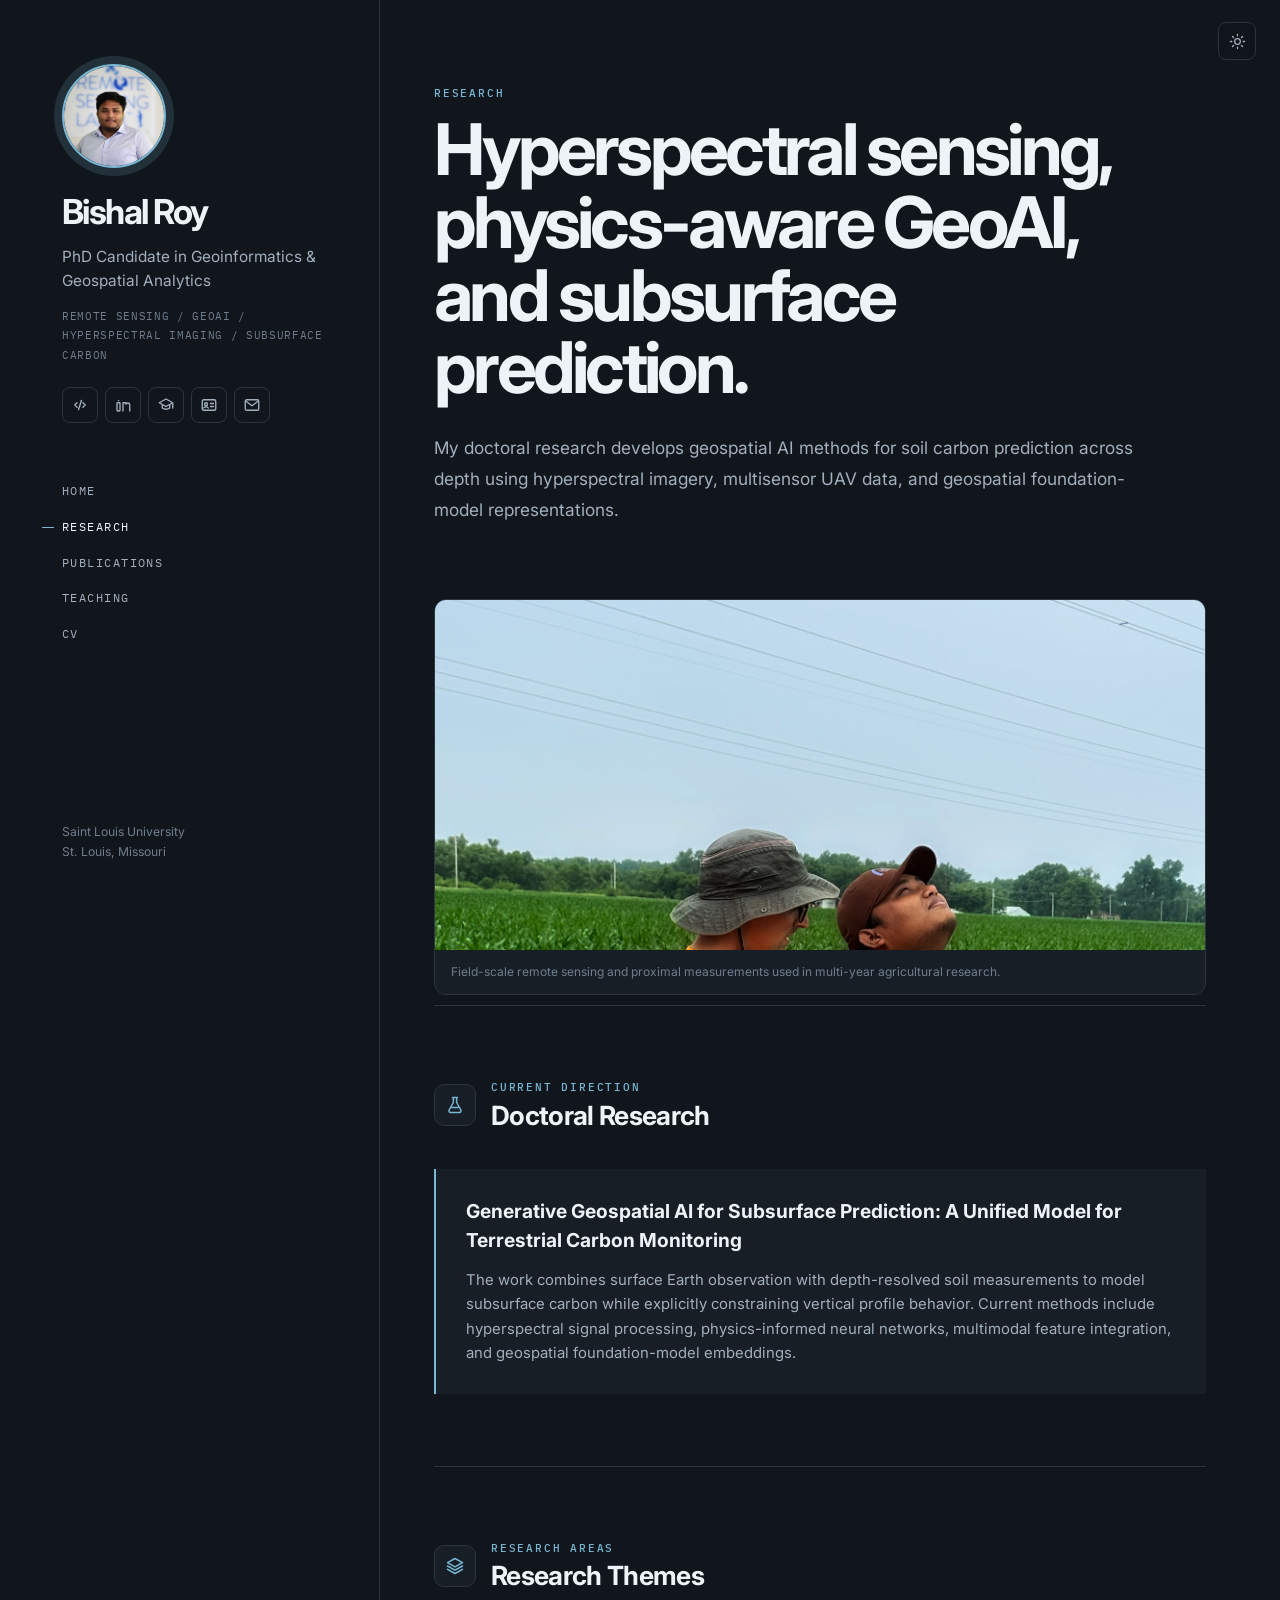
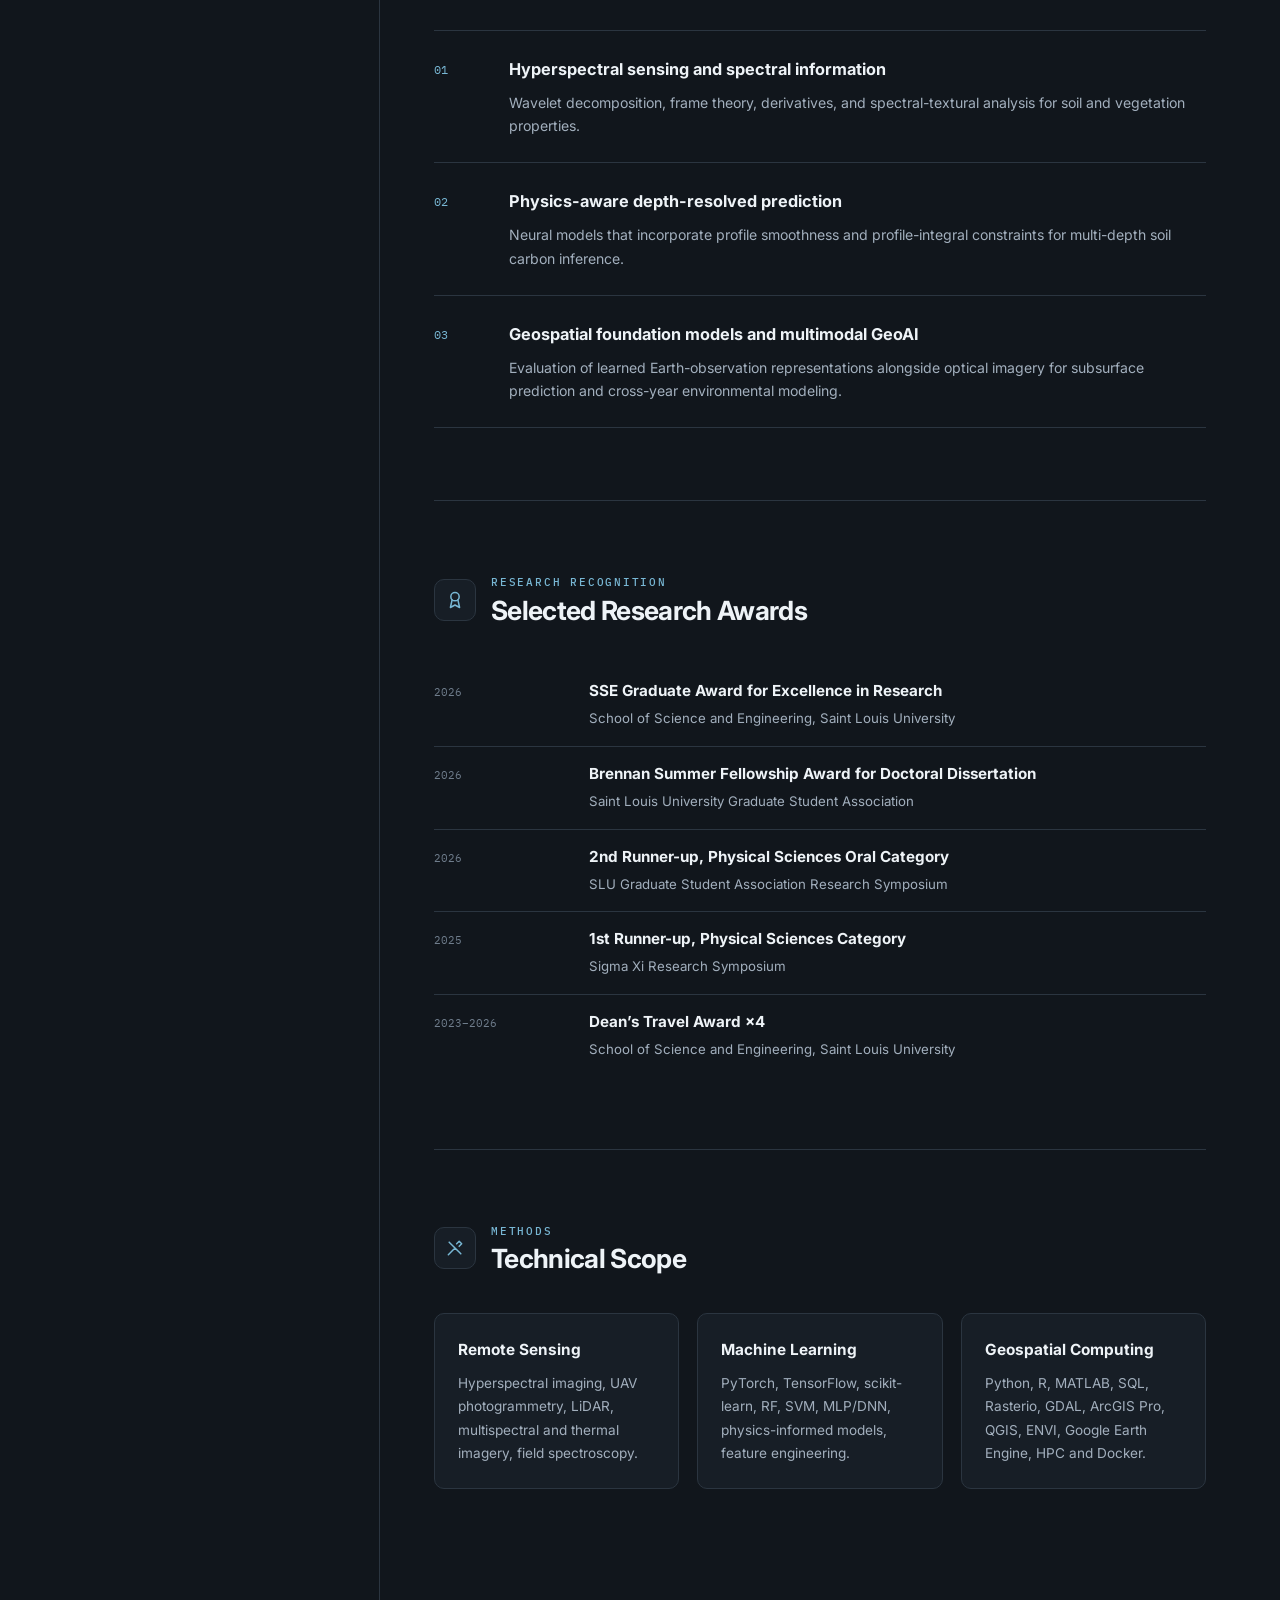
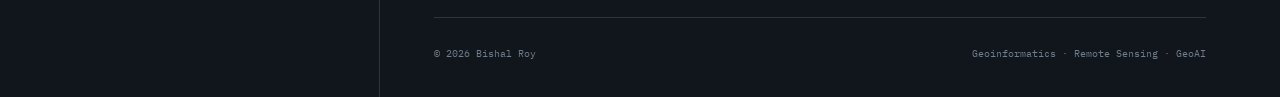
<file: research.html>
<!DOCTYPE html>
<html lang="en" data-theme="dark">
<head>
  <meta charset="UTF-8">
  <meta name="viewport" content="width=device-width, initial-scale=1">
  <title>Research | Bishal Roy</title>
  <meta name="description" content="Research of Bishal Roy in hyperspectral remote sensing, physics-aware GeoAI, geospatial foundation models, and depth-resolved soil carbon prediction.">
  <meta name="color-scheme" content="dark light">
  <link rel="preconnect" href="https://fonts.googleapis.com">
  <link rel="preconnect" href="https://fonts.gstatic.com" crossorigin>
  <link href="https://fonts.googleapis.com/css2?family=Inter:wght@400;500;600;700&amp;family=IBM+Plex+Mono:wght@400;500&amp;display=swap" rel="stylesheet">
  <link rel="stylesheet" href="assets/css/site.css">
  <script>try{const t=localStorage.getItem('br-theme');if(t)document.documentElement.dataset.theme=t;}catch(e){}</script>
</head>
<body>
  
<header class="mobile-header">
  <a class="mobile-brand" href="index.html">Bishal Roy</a>
  <div class="mobile-actions">
    <button class="theme-toggle" type="button" aria-label="Toggle color theme"><svg class="theme-icon"><use href="assets/icons.svg#sun"></use></svg></button>
    <button class="menu-toggle" type="button" aria-label="Open navigation" aria-expanded="false"><svg><use href="assets/icons.svg#menu"></use></svg></button>
  </div>
  <nav class="mobile-nav" aria-label="Mobile navigation">
    <a class="nav-link" href="index.html">Home</a>
      <a class="nav-link" href="research.html" aria-current="page">Research</a>
      <a class="nav-link" href="publications.html">Publications</a>
      <a class="nav-link" href="teaching.html">Teaching</a>
      <a class="nav-link" href="cv.html">CV</a>
  </nav>
</header>

  <button class="desktop-theme-toggle theme-toggle" type="button" aria-label="Toggle color theme"><svg class="theme-icon"><use href="assets/icons.svg#sun"></use></svg></button>
  <div class="site-shell">
    
<aside class="profile-rail" aria-label="Profile and navigation">
  <div class="profile-rail-inner">
    <div class="profile-block">
      <a class="avatar-link" href="index.html" aria-label="Bishal Roy home">
        <img src="assets/headshot.jpg" alt="Bishal Roy" class="avatar">
      </a>
      <a class="profile-name" href="index.html">Bishal Roy</a>
      <p class="profile-role">PhD Candidate in Geoinformatics &amp; Geospatial Analytics</p>
      <p class="profile-focus">Remote Sensing / GeoAI / Hyperspectral Imaging / Subsurface Carbon</p>
      <div class="social-links" aria-label="External profiles">
        <a href="https://github.com/prantoroy" target="_blank" rel="noreferrer" aria-label="GitHub" title="GitHub"><svg><use href="assets/icons.svg#code"></use></svg></a>
        <a href="https://www.linkedin.com/in/roybishal/" target="_blank" rel="noreferrer" aria-label="LinkedIn" title="LinkedIn"><svg><use href="assets/icons.svg#linkedin"></use></svg></a>
        <a href="https://scholar.google.com/citations?user=S3oCb8EAAAAJ&amp;hl=en" target="_blank" rel="noreferrer" aria-label="Google Scholar" title="Google Scholar"><svg><use href="assets/icons.svg#scholar"></use></svg></a>
        <a href="https://orcid.org/0000-0001-9912-5505" target="_blank" rel="noreferrer" aria-label="ORCID" title="ORCID"><svg><use href="assets/icons.svg#id"></use></svg></a>
        <a href="mailto:prantoroy@gmail.com" aria-label="Email" title="Email"><svg><use href="assets/icons.svg#mail"></use></svg></a>
      </div>
    </div>
    <nav class="desktop-nav" aria-label="Primary navigation">
      <a class="nav-link" href="index.html">Home</a>
      <a class="nav-link" href="research.html" aria-current="page">Research</a>
      <a class="nav-link" href="publications.html">Publications</a>
      <a class="nav-link" href="teaching.html">Teaching</a>
      <a class="nav-link" href="cv.html">CV</a>
    </nav>
    <div class="rail-meta">Saint Louis University<br>St. Louis, Missouri</div>
  </div>
</aside>

    <main class="content">
      
<section class="page-intro reveal">
  <p class="eyebrow">Research</p>
  <h1>Hyperspectral sensing, physics-aware GeoAI, and subsurface prediction.</h1>
  <p class="lede">My doctoral research develops geospatial AI methods for soil carbon prediction across depth using hyperspectral imagery, multisensor UAV data, and geospatial foundation-model representations.</p>
</section>

<figure class="research-figure reveal">
  <img src="assets/field_uav.jpg" alt="UAV remote sensing field campaign" loading="lazy">
  <figcaption>Field-scale remote sensing and proximal measurements used in multi-year agricultural research.</figcaption>
</figure>

<section class="section reveal">
  <div class="section-title-row">
    <div class="section-icon"><svg><use href="assets/icons.svg#flask"></use></svg></div>
    <div><p class="eyebrow">Current direction</p><h2>Doctoral Research</h2></div>
  </div>
  <div class="research-statement">
    <h3>Generative Geospatial AI for Subsurface Prediction: A Unified Model for Terrestrial Carbon Monitoring</h3>
    <p>The work combines surface Earth observation with depth-resolved soil measurements to model subsurface carbon while explicitly constraining vertical profile behavior. Current methods include hyperspectral signal processing, physics-informed neural networks, multimodal feature integration, and geospatial foundation-model embeddings.</p>
  </div>
</section>

<section class="section reveal">
  <div class="section-title-row">
    <div class="section-icon"><svg><use href="assets/icons.svg#layers"></use></svg></div>
    <div><p class="eyebrow">Research areas</p><h2>Research Themes</h2></div>
  </div>
  <div class="theme-list">
    <article class="theme-row">
      <span class="theme-number">01</span>
      <div><h3>Hyperspectral sensing and spectral information</h3><p>Wavelet decomposition, frame theory, derivatives, and spectral-textural analysis for soil and vegetation properties.</p></div>
    </article>
    <article class="theme-row">
      <span class="theme-number">02</span>
      <div><h3>Physics-aware depth-resolved prediction</h3><p>Neural models that incorporate profile smoothness and profile-integral constraints for multi-depth soil carbon inference.</p></div>
    </article>
    <article class="theme-row">
      <span class="theme-number">03</span>
      <div><h3>Geospatial foundation models and multimodal GeoAI</h3><p>Evaluation of learned Earth-observation representations alongside optical imagery for subsurface prediction and cross-year environmental modeling.</p></div>
    </article>
  </div>
</section>

<section class="section reveal">
  <div class="section-title-row">
    <div class="section-icon"><svg><use href="assets/icons.svg#award"></use></svg></div>
    <div><p class="eyebrow">Research recognition</p><h2>Selected Research Awards</h2></div>
  </div>
  <div class="award-list compact-awards">
    <article class="award-item"><time>2026</time><div><h3>SSE Graduate Award for Excellence in Research</h3><p>School of Science and Engineering, Saint Louis University</p></div></article>
    <article class="award-item"><time>2026</time><div><h3>Brennan Summer Fellowship Award for Doctoral Dissertation</h3><p>Saint Louis University Graduate Student Association</p></div></article>
    <article class="award-item"><time>2026</time><div><h3>2nd Runner-up, Physical Sciences Oral Category</h3><p>SLU Graduate Student Association Research Symposium</p></div></article>
    <article class="award-item"><time>2025</time><div><h3>1st Runner-up, Physical Sciences Category</h3><p>Sigma Xi Research Symposium</p></div></article>
    <article class="award-item"><time>2023–2026</time><div><h3>Dean’s Travel Award ×4</h3><p>School of Science and Engineering, Saint Louis University</p></div></article>
  </div>
</section>



<section class="section reveal">
  <div class="section-title-row">
    <div class="section-icon"><svg><use href="assets/icons.svg#tools"></use></svg></div>
    <div><p class="eyebrow">Methods</p><h2>Technical Scope</h2></div>
  </div>
  <div class="plain-grid three skills-grid">
    <article><h3>Remote Sensing</h3><p>Hyperspectral imaging, UAV photogrammetry, LiDAR, multispectral and thermal imagery, field spectroscopy.</p></article>
    <article><h3>Machine Learning</h3><p>PyTorch, TensorFlow, scikit-learn, RF, SVM, MLP/DNN, physics-informed models, feature engineering.</p></article>
    <article><h3>Geospatial Computing</h3><p>Python, R, MATLAB, SQL, Rasterio, GDAL, ArcGIS Pro, QGIS, ENVI, Google Earth Engine, HPC and Docker.</p></article>
  </div>
</section>

      <footer class="footer"><span>© <span data-year></span> Bishal Roy</span><span>Geoinformatics · Remote Sensing · GeoAI</span></footer>
    </main>
  </div>
  <script src="assets/js/site.js"></script>
</body>
</html>
</file>
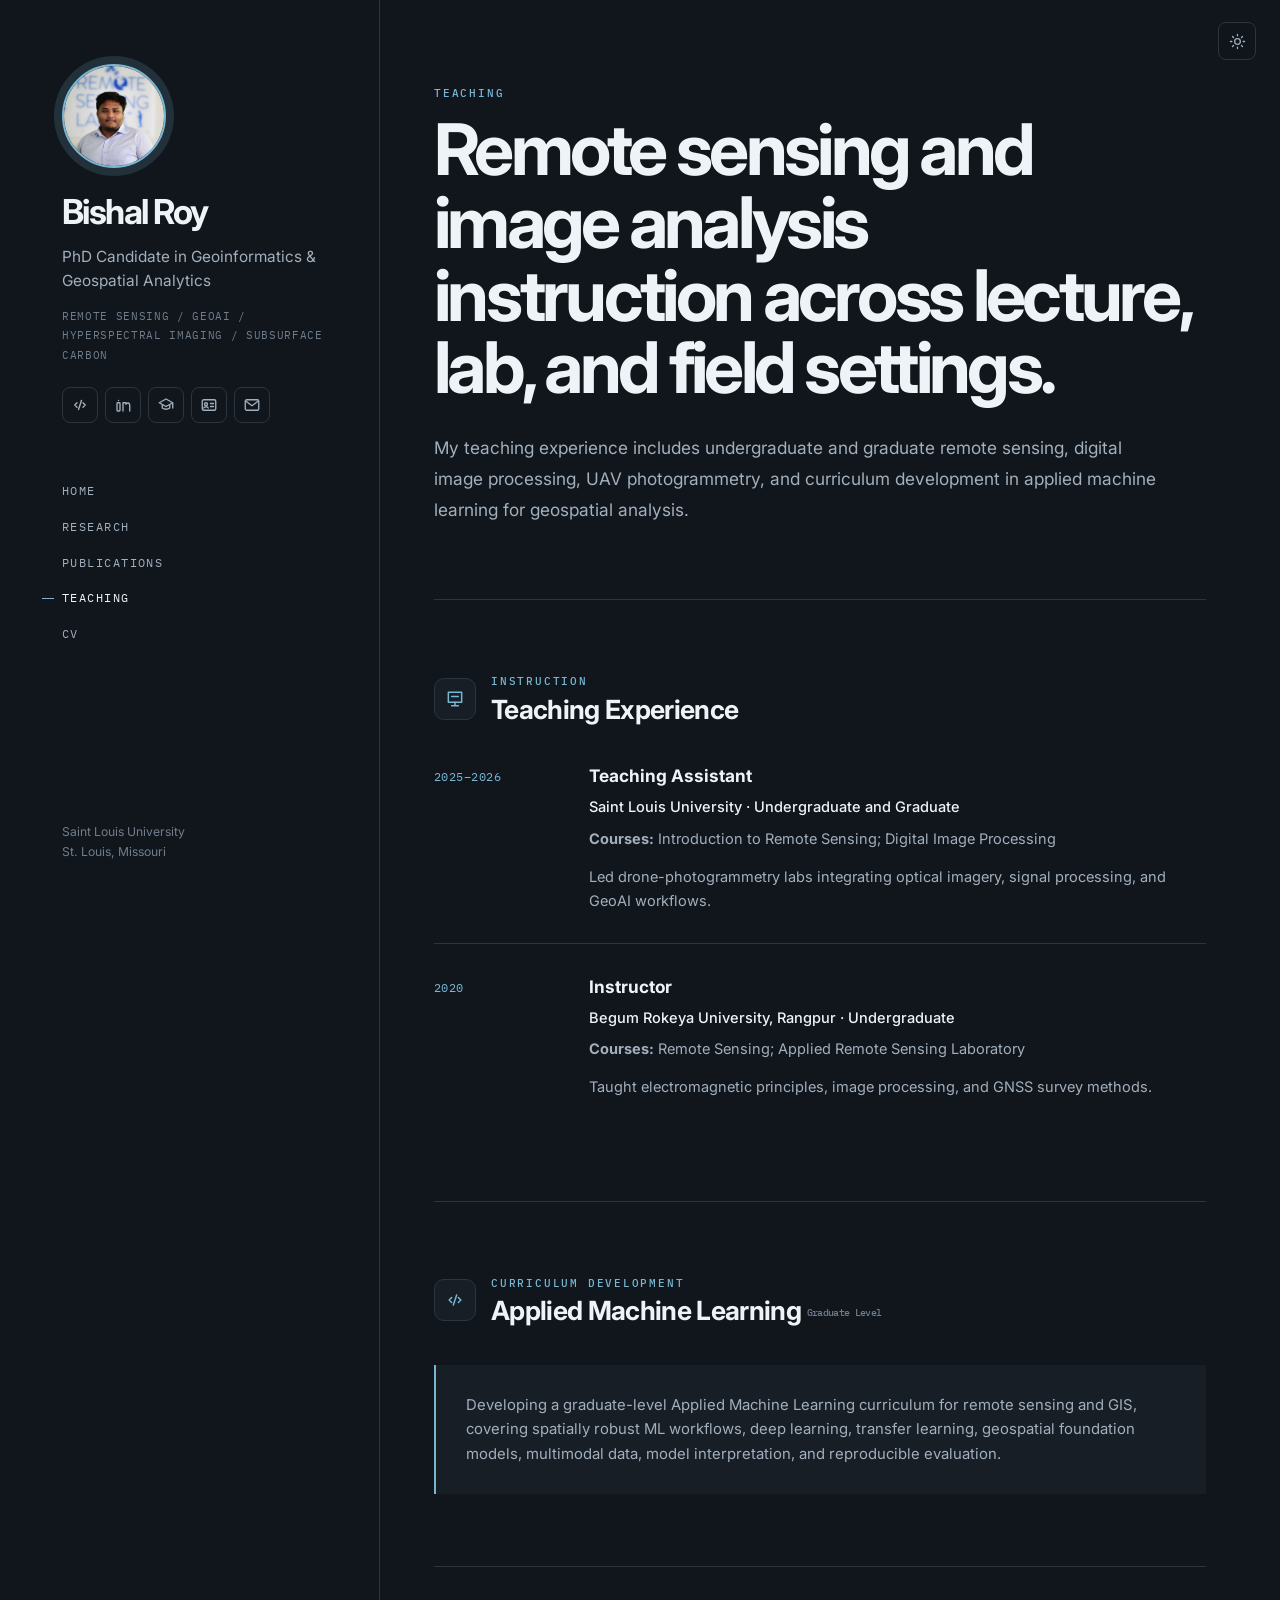
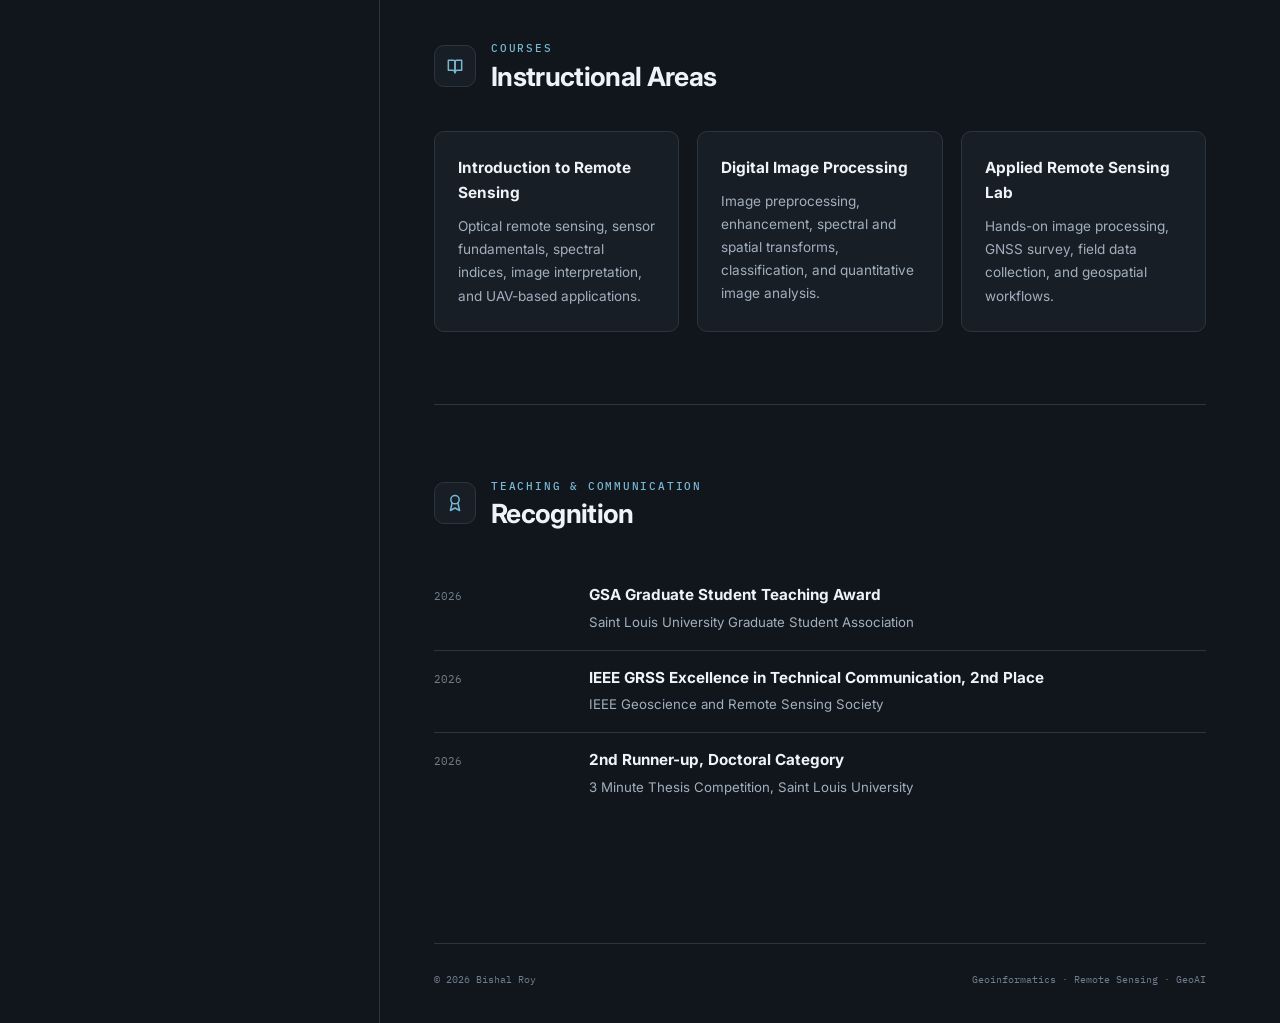
<file: teaching.html>
<!DOCTYPE html>
<html lang="en" data-theme="dark">
<head>
  <meta charset="UTF-8">
  <meta name="viewport" content="width=device-width, initial-scale=1">
  <title>Teaching | Bishal Roy</title>
  <meta name="description" content="Teaching experience of Bishal Roy in remote sensing, digital image processing, UAV photogrammetry, and applied geospatial analysis.">
  <meta name="color-scheme" content="dark light">
  <link rel="preconnect" href="https://fonts.googleapis.com">
  <link rel="preconnect" href="https://fonts.gstatic.com" crossorigin>
  <link href="https://fonts.googleapis.com/css2?family=Inter:wght@400;500;600;700&amp;family=IBM+Plex+Mono:wght@400;500&amp;display=swap" rel="stylesheet">
  <link rel="stylesheet" href="assets/css/site.css">
  <script>try{const t=localStorage.getItem('br-theme');if(t)document.documentElement.dataset.theme=t;}catch(e){}</script>
</head>
<body>
  
<header class="mobile-header">
  <a class="mobile-brand" href="index.html">Bishal Roy</a>
  <div class="mobile-actions">
    <button class="theme-toggle" type="button" aria-label="Toggle color theme"><svg class="theme-icon"><use href="assets/icons.svg#sun"></use></svg></button>
    <button class="menu-toggle" type="button" aria-label="Open navigation" aria-expanded="false"><svg><use href="assets/icons.svg#menu"></use></svg></button>
  </div>
  <nav class="mobile-nav" aria-label="Mobile navigation">
    <a class="nav-link" href="index.html">Home</a>
      <a class="nav-link" href="research.html">Research</a>
      <a class="nav-link" href="publications.html">Publications</a>
      <a class="nav-link" href="teaching.html" aria-current="page">Teaching</a>
      <a class="nav-link" href="cv.html">CV</a>
  </nav>
</header>

  <button class="desktop-theme-toggle theme-toggle" type="button" aria-label="Toggle color theme"><svg class="theme-icon"><use href="assets/icons.svg#sun"></use></svg></button>
  <div class="site-shell">
    
<aside class="profile-rail" aria-label="Profile and navigation">
  <div class="profile-rail-inner">
    <div class="profile-block">
      <a class="avatar-link" href="index.html" aria-label="Bishal Roy home">
        <img src="assets/headshot.jpg" alt="Bishal Roy" class="avatar">
      </a>
      <a class="profile-name" href="index.html">Bishal Roy</a>
      <p class="profile-role">PhD Candidate in Geoinformatics &amp; Geospatial Analytics</p>
      <p class="profile-focus">Remote Sensing / GeoAI / Hyperspectral Imaging / Subsurface Carbon</p>
      <div class="social-links" aria-label="External profiles">
        <a href="https://github.com/prantoroy" target="_blank" rel="noreferrer" aria-label="GitHub" title="GitHub"><svg><use href="assets/icons.svg#code"></use></svg></a>
        <a href="https://www.linkedin.com/in/roybishal/" target="_blank" rel="noreferrer" aria-label="LinkedIn" title="LinkedIn"><svg><use href="assets/icons.svg#linkedin"></use></svg></a>
        <a href="https://scholar.google.com/citations?user=S3oCb8EAAAAJ&amp;hl=en" target="_blank" rel="noreferrer" aria-label="Google Scholar" title="Google Scholar"><svg><use href="assets/icons.svg#scholar"></use></svg></a>
        <a href="https://orcid.org/0000-0001-9912-5505" target="_blank" rel="noreferrer" aria-label="ORCID" title="ORCID"><svg><use href="assets/icons.svg#id"></use></svg></a>
        <a href="mailto:prantoroy@gmail.com" aria-label="Email" title="Email"><svg><use href="assets/icons.svg#mail"></use></svg></a>
      </div>
    </div>
    <nav class="desktop-nav" aria-label="Primary navigation">
      <a class="nav-link" href="index.html">Home</a>
      <a class="nav-link" href="research.html">Research</a>
      <a class="nav-link" href="publications.html">Publications</a>
      <a class="nav-link" href="teaching.html" aria-current="page">Teaching</a>
      <a class="nav-link" href="cv.html">CV</a>
    </nav>
    <div class="rail-meta">Saint Louis University<br>St. Louis, Missouri</div>
  </div>
</aside>

    <main class="content">
      
<section class="page-intro reveal">
  <p class="eyebrow">Teaching</p>
  <h1>Remote sensing and image analysis instruction across lecture, lab, and field settings.</h1>
  <p class="lede">My teaching experience includes undergraduate and graduate remote sensing, digital image processing, UAV photogrammetry, and curriculum development in applied machine learning for geospatial analysis.</p>
</section>

<section class="section reveal">
  <div class="section-title-row">
    <div class="section-icon"><svg><use href="assets/icons.svg#teaching"></use></svg></div>
    <div><p class="eyebrow">Instruction</p><h2>Teaching Experience</h2></div>
  </div>
  <div class="timeline">
    <article class="timeline-item">
      <div class="timeline-date">2025–2026</div>
      <div class="timeline-body">
        <h3>Teaching Assistant</h3>
        <p class="institution">Saint Louis University · Undergraduate and Graduate</p>
        <p><strong>Courses:</strong> Introduction to Remote Sensing; Digital Image Processing</p>
        <p class="detail">Led drone-photogrammetry labs integrating optical imagery, signal processing, and GeoAI workflows.</p>
      </div>
    </article>
    <article class="timeline-item">
      <div class="timeline-date">2020</div>
      <div class="timeline-body">
        <h3>Instructor</h3>
        <p class="institution">Begum Rokeya University, Rangpur · Undergraduate</p>
        <p><strong>Courses:</strong> Remote Sensing; Applied Remote Sensing Laboratory</p>
        <p class="detail">Taught electromagnetic principles, image processing, and GNSS survey methods.</p>
      </div>
    </article>
  </div>
</section>

<section class="section reveal">
  <div class="section-title-row">
    <div class="section-icon"><svg><use href="assets/icons.svg#code"></use></svg></div>
    <div><p class="eyebrow">Curriculum development</p><h2>Applied Machine Learning <span class="level-note">Graduate Level</span></h2></div>
  </div>
  <div class="research-statement">
    <p>Developing a graduate-level Applied Machine Learning curriculum for remote sensing and GIS, covering spatially robust ML workflows, deep learning, transfer learning, geospatial foundation models, multimodal data, model interpretation, and reproducible evaluation.</p>
  </div>
</section>

<section class="section reveal">
  <div class="section-title-row">
    <div class="section-icon"><svg><use href="assets/icons.svg#book"></use></svg></div>
    <div><p class="eyebrow">Courses</p><h2>Instructional Areas</h2></div>
  </div>
  <div class="plain-grid three teaching-grid">
    <article><h3>Introduction to Remote Sensing</h3><p>Optical remote sensing, sensor fundamentals, spectral indices, image interpretation, and UAV-based applications.</p></article>
    <article><h3>Digital Image Processing</h3><p>Image preprocessing, enhancement, spectral and spatial transforms, classification, and quantitative image analysis.</p></article>
    <article><h3>Applied Remote Sensing Lab</h3><p>Hands-on image processing, GNSS survey, field data collection, and geospatial workflows.</p></article>
  </div>
</section>

<section class="section reveal">
  <div class="section-title-row">
    <div class="section-icon"><svg><use href="assets/icons.svg#award"></use></svg></div>
    <div><p class="eyebrow">Teaching &amp; communication</p><h2>Recognition</h2></div>
  </div>
  <div class="award-list compact-awards">
    <article class="award-item"><time>2026</time><div><h3>GSA Graduate Student Teaching Award</h3><p>Saint Louis University Graduate Student Association</p></div></article>
    <article class="award-item"><time>2026</time><div><h3>IEEE GRSS Excellence in Technical Communication, 2nd Place</h3><p>IEEE Geoscience and Remote Sensing Society</p></div></article>
    <article class="award-item"><time>2026</time><div><h3>2nd Runner-up, Doctoral Category</h3><p>3 Minute Thesis Competition, Saint Louis University</p></div></article>
  </div>
</section>

      <footer class="footer"><span>© <span data-year></span> Bishal Roy</span><span>Geoinformatics · Remote Sensing · GeoAI</span></footer>
    </main>
  </div>
  <script src="assets/js/site.js"></script>
</body>
</html>
</file>
<file: assets/css/site.css>
:root {
  --bg: #11161c;
  --panel: #171e26;
  --panel-2: #1b242e;
  --text: #eef3f7;
  --muted: #a2afbd;
  --faint: #6f7d8c;
  --accent: #78b7d4;
  --accent-strong: #a8d7ea;
  --line: #2b3540;
  --line-soft: rgba(120,183,212,.16);
  --shadow: 0 24px 80px rgba(0,0,0,.22);
  --rail: 360px;
  --content: 850px;
  --mono: "IBM Plex Mono", ui-monospace, SFMono-Regular, Menlo, monospace;
  --sans: Inter, ui-sans-serif, system-ui, -apple-system, BlinkMacSystemFont, "Segoe UI", sans-serif;
}
html[data-theme="light"] {
  --bg: #f5f7f9;
  --panel: #ffffff;
  --panel-2: #edf2f5;
  --text: #17212b;
  --muted: #526170;
  --faint: #8793a0;
  --accent: #176f91;
  --accent-strong: #0e5c79;
  --line: #d8e0e6;
  --line-soft: rgba(23,111,145,.12);
  --shadow: 0 20px 55px rgba(32,50,66,.08);
}
* { box-sizing: border-box; }
html { scroll-behavior: smooth; }
body { margin: 0; min-height: 100vh; background: var(--bg); color: var(--text); font-family: var(--sans); line-height: 1.65; text-rendering: optimizeLegibility; }
a { color: inherit; text-decoration: none; }
img { max-width: 100%; display: block; }
svg { width: 1em; height: 1em; fill: none; stroke: currentColor; stroke-width: 1.8; stroke-linecap: round; stroke-linejoin: round; }
button { font: inherit; }
.site-shell { width: min(1240px, 100%); margin: 0 auto; display: grid; grid-template-columns: var(--rail) minmax(0, 1fr); min-height: 100vh; }
.profile-rail { border-right: 1px solid var(--line); }
.profile-rail-inner { position: sticky; top: 0; min-height: 100vh; padding: 64px 42px 38px; display: flex; flex-direction: column; }
.profile-block { text-align: left; }
.avatar-link { display: block; width: 104px; height: 104px; margin-bottom: 26px; }
.avatar { width: 104px; height: 104px; object-fit: cover; border-radius: 50%; border: 2px solid var(--accent); box-shadow: 0 0 0 8px var(--line-soft); }
.profile-name { display: inline-block; font-size: 2.15rem; line-height: 1.05; font-weight: 700; letter-spacing: -.045em; }
.profile-role { margin: 14px 0 0; color: var(--muted); font-size: .96rem; line-height: 1.55; max-width: 270px; }
.profile-focus { margin: 14px 0 0; color: var(--faint); font-family: var(--mono); font-size: .69rem; line-height: 1.75; text-transform: uppercase; letter-spacing: .06em; }
.social-links { display: flex; gap: 7px; margin-top: 22px; }
.social-links a { width: 36px; height: 36px; display: grid; place-items: center; color: var(--muted); border: 1px solid var(--line); border-radius: 8px; transition: .18s ease; }
.social-links a:hover { color: var(--accent-strong); border-color: var(--accent); transform: translateY(-1px); }
.social-links svg { width: 18px; height: 18px; }
.desktop-nav { margin-top: 58px; display: flex; flex-direction: column; align-items: flex-start; gap: 16px; }
.nav-link { position: relative; color: var(--muted); font-family: var(--mono); font-size: .75rem; letter-spacing: .12em; text-transform: uppercase; transition: color .18s ease; }
.nav-link::before { content: ""; position: absolute; left: -20px; top: 50%; width: 8px; height: 1px; background: transparent; transition: .18s ease; }
.nav-link:hover, .nav-link[aria-current="page"] { color: var(--text); }
.nav-link[aria-current="page"]::before { width: 12px; background: var(--accent); }
.rail-meta { margin-top: auto; padding-top: 38px; color: var(--faint); font-size: .76rem; line-height: 1.65; }
.content { min-width: 0; padding: 74px 54px 34px; }
.content > * { max-width: var(--content); margin-left: auto; margin-right: auto; }
.page-intro { padding: 10px 0 74px; }
.eyebrow { margin: 0 0 11px; color: var(--accent); font-family: var(--mono); font-size: .7rem; font-weight: 500; letter-spacing: .16em; text-transform: uppercase; }
h1, h2, h3, p { overflow-wrap: anywhere; }
h1 { margin: 0; max-width: 760px; font-size: clamp(2.5rem, 6vw, 4.45rem); line-height: 1.02; letter-spacing: -.052em; font-weight: 700; }
.lede { margin: 28px 0 0; max-width: 730px; color: var(--muted); font-size: 1.08rem; line-height: 1.8; }
.intro-links { display: flex; flex-wrap: wrap; gap: 24px; margin-top: 30px; }
.text-link { display: inline-flex; align-items: center; gap: 8px; color: var(--text); font-weight: 600; font-size: .9rem; }
.text-link svg { width: 15px; height: 15px; color: var(--accent); transition: transform .18s ease; }
.text-link:hover svg { transform: translate(2px,-2px); }
.section { padding: 72px 0; border-top: 1px solid var(--line); scroll-margin-top: 28px; }
.section-title-row { display: flex; align-items: center; gap: 15px; margin-bottom: 38px; }
.section-title-row .eyebrow { margin-bottom: 3px; }
.section-title-row h2 { margin: 0; font-size: 1.65rem; line-height: 1.2; letter-spacing: -.025em; }
.section-icon { width: 42px; height: 42px; border: 1px solid var(--line); border-radius: 10px; display: grid; place-items: center; color: var(--accent); background: var(--panel); flex: 0 0 auto; }
.section-icon svg { width: 20px; height: 20px; }
.timeline { display: flex; flex-direction: column; }
.timeline-item { display: grid; grid-template-columns: 125px minmax(0,1fr); gap: 30px; padding: 30px 0; border-top: 1px solid var(--line); }
.timeline-item:first-child { border-top: 0; padding-top: 0; }
.timeline-date { padding-top: 4px; color: var(--accent); font-family: var(--mono); font-size: .72rem; letter-spacing: .04em; white-space: nowrap; }
.timeline-body h3 { margin: 0; font-size: 1.08rem; line-height: 1.45; }
.timeline-body p { margin: 7px 0 0; color: var(--muted); font-size: .91rem; }
.timeline-body .institution { color: var(--text); font-weight: 500; }
.timeline-body .detail { margin-top: 14px; color: var(--muted); }
.compact-list { margin: 17px 0 0; padding: 0; list-style: none; color: var(--muted); font-size: .9rem; }
.compact-list li { position: relative; padding-left: 18px; margin-top: 9px; }
.compact-list li::before { content: ""; position: absolute; left: 0; top: .72em; width: 5px; height: 1px; background: var(--accent); }
.award-list { display: flex; flex-direction: column; }
.award-item { display: grid; grid-template-columns: 125px minmax(0,1fr); gap: 30px; padding: 20px 0; border-top: 1px solid var(--line); }
.award-item:first-child { border-top: 0; padding-top: 0; }
.award-item time { color: var(--faint); font-family: var(--mono); font-size: .7rem; padding-top: 3px; }
.award-item h3 { margin: 0; font-size: .95rem; line-height: 1.5; }
.award-item p { margin: 5px 0 0; color: var(--muted); font-size: .83rem; }
.compact-awards .award-item { padding: 16px 0; }
.plain-grid { display: grid; gap: 18px; }
.plain-grid.two { grid-template-columns: repeat(2,minmax(0,1fr)); }
.plain-grid.three { grid-template-columns: repeat(3,minmax(0,1fr)); }
.plain-grid article { padding: 23px; border: 1px solid var(--line); border-radius: 10px; background: var(--panel); }
.plain-grid h3 { margin: 0 0 10px; font-size: .96rem; }
.plain-grid p { margin: 7px 0 0; color: var(--muted); font-size: .85rem; line-height: 1.7; }
.research-figure { margin-top: 0; margin-bottom: 10px; overflow: hidden; border: 1px solid var(--line); border-radius: 12px; background: var(--panel); }
.research-figure img { width: 100%; height: 350px; object-fit: cover; }
.research-figure figcaption { padding: 12px 16px; color: var(--faint); font-size: .75rem; }
.research-statement { padding: 28px 30px; background: var(--panel); border-left: 2px solid var(--accent); }
.research-statement h3 { margin: 0 0 13px; font-size: 1.2rem; line-height: 1.5; }
.research-statement p { margin: 0; color: var(--muted); font-size: .93rem; }
.theme-list { border-top: 1px solid var(--line); }
.theme-row { display: grid; grid-template-columns: 54px minmax(0,1fr); gap: 21px; padding: 25px 0; border-bottom: 1px solid var(--line); }
.theme-number { color: var(--accent); font-family: var(--mono); font-size: .72rem; padding-top: 4px; }
.theme-row h3 { margin: 0; font-size: 1.02rem; }
.theme-row p { margin: 8px 0 0; color: var(--muted); font-size: .88rem; }
.publication-index { display: grid; grid-template-columns: repeat(3,minmax(0,1fr)); gap: 12px; margin-bottom: 58px; }
.publication-index a { display: flex; gap: 12px; align-items: center; padding: 16px; border: 1px solid var(--line); border-radius: 9px; background: var(--panel); transition: border-color .18s ease, transform .18s ease; }
.publication-index a:hover { border-color: var(--accent); transform: translateY(-1px); }
.publication-index svg { width: 20px; height: 20px; color: var(--accent); flex: 0 0 auto; }
.publication-index strong, .publication-index small { display: block; }
.publication-index strong { font-size: .82rem; }
.publication-index small { margin-top: 2px; color: var(--faint); font-size: .68rem; }
.publication-group { margin-top: 64px; scroll-margin-top: 30px; }
.publication-group-heading { display: flex; align-items: center; gap: 13px; padding-bottom: 17px; border-bottom: 1px solid var(--line); }
.publication-group-heading > svg { width: 25px; height: 25px; color: var(--accent); }
.publication-group-heading .eyebrow { margin: 0 0 2px; }
.publication-group-heading h3 { margin: 0; font-size: 1.18rem; }
.publication-group-heading .count { margin-left: auto; color: var(--faint); font-family: var(--mono); font-size: .73rem; }
.pub-list { margin: 0; padding: 0; list-style: none; }
.pub-item { display: grid; grid-template-columns: 64px minmax(0,1fr); gap: 20px; padding: 27px 0; border-bottom: 1px solid var(--line); }
.pub-year { color: var(--accent); font-family: var(--mono); font-size: .71rem; padding-top: 3px; }
.pub-title { display: inline; color: var(--text); font-size: .98rem; font-weight: 600; line-height: 1.55; }
a.pub-title:hover { color: var(--accent-strong); }
.pub-authors { margin: 8px 0 0; color: var(--muted); font-size: .8rem; line-height: 1.6; }
.pub-authors strong { color: var(--text); font-weight: 600; }
.pub-venue { margin: 5px 0 0; color: var(--muted); font-size: .78rem; }
.doi-link { display: inline-flex; align-items: center; gap: 5px; margin-top: 10px; color: var(--accent); font-family: var(--mono); font-size: .64rem; text-transform: uppercase; letter-spacing: .09em; }
.doi-link svg { width: 12px; height: 12px; }
.status { display: inline-block; margin-top: 11px; padding: 3px 8px; border-radius: 4px; font-family: var(--mono); font-size: .62rem; text-transform: uppercase; letter-spacing: .08em; }
.status.accepted { color: #9ddbc2; border: 1px solid rgba(87,190,145,.3); background: rgba(87,190,145,.08); }
.status.review { color: var(--accent-strong); border: 1px solid var(--line-soft); background: var(--line-soft); }
.scholar-callout { margin-top: 48px; padding: 20px 22px; display: flex; align-items: center; justify-content: space-between; gap: 20px; border: 1px solid var(--line); background: var(--panel); border-radius: 9px; }
.scholar-callout strong, .scholar-callout span { display: block; }
.scholar-callout strong { font-size: .88rem; }
.scholar-callout span { color: var(--muted); font-size: .76rem; margin-top: 2px; }
.button { display: inline-flex; align-items: center; gap: 8px; padding: 10px 15px; border: 1px solid var(--accent); border-radius: 7px; background: var(--accent); color: #0e1720; font-weight: 650; font-size: .83rem; }
.button svg { width: 15px; height: 15px; }
.button.secondary { background: transparent; color: var(--text); border-color: var(--line); }
.cv-frame-wrap { border-top: 1px solid var(--line); padding-top: 38px; }
.cv-frame { width: 100%; height: 1050px; border: 1px solid var(--line); border-radius: 8px; background: #fff; }
.cv-fallback { margin: 10px 0 0; color: var(--faint); font-size: .73rem; }
.cv-fallback a { color: var(--accent); }
.footer { margin-top: 56px; padding: 28px 0 0; border-top: 1px solid var(--line); display: flex; justify-content: space-between; gap: 20px; color: var(--faint); font-family: var(--mono); font-size: .64rem; }
.desktop-theme-toggle { position: fixed; z-index: 20; right: 24px; top: 22px; }
.theme-toggle { width: 38px; height: 38px; border: 1px solid var(--line); border-radius: 8px; background: color-mix(in srgb, var(--bg) 88%, transparent); color: var(--muted); display: grid; place-items: center; cursor: pointer; backdrop-filter: blur(8px); }
.theme-toggle:hover { color: var(--accent); border-color: var(--accent); }
.theme-toggle svg { width: 17px; height: 17px; }
.mobile-header { display: none; }
.reveal { opacity: 0; transform: translateY(10px); transition: opacity .45s ease, transform .45s ease; }
.reveal.is-visible { opacity: 1; transform: none; }
@media (prefers-reduced-motion: reduce) { html { scroll-behavior: auto; } .reveal { opacity: 1; transform: none; transition: none; } }
@media (max-width: 1000px) {
  .site-shell { display: block; }
  .profile-rail, .desktop-theme-toggle { display: none; }
  .mobile-header { position: sticky; top: 0; z-index: 30; display: flex; align-items: center; justify-content: space-between; min-height: 64px; padding: 0 22px; border-bottom: 1px solid var(--line); background: color-mix(in srgb, var(--bg) 92%, transparent); backdrop-filter: blur(14px); }
  .mobile-brand { font-weight: 700; letter-spacing: -.02em; }
  .mobile-actions { display: flex; align-items: center; gap: 8px; }
  .menu-toggle { width: 38px; height: 38px; border: 1px solid var(--line); border-radius: 8px; background: transparent; color: var(--muted); display: grid; place-items: center; }
  .menu-toggle svg { width: 19px; height: 19px; }
  .mobile-nav { position: absolute; top: 63px; left: 0; right: 0; display: none; padding: 17px 22px 20px; border-bottom: 1px solid var(--line); background: var(--bg); }
  .mobile-nav.open { display: grid; gap: 15px; }
  .mobile-nav .nav-link::before { display: none; }
  .content { padding: 54px 28px 30px; }
}
@media (max-width: 700px) {
  .content { padding: 42px 20px 26px; }
  .page-intro { padding-bottom: 54px; }
  h1 { font-size: clamp(2.35rem, 12vw, 3.35rem); }
  .lede { font-size: .98rem; margin-top: 22px; }
  .section { padding: 54px 0; }
  .timeline-item, .award-item { grid-template-columns: 1fr; gap: 8px; }
  .timeline-date, .award-item time { padding: 0; }
  .plain-grid.two, .plain-grid.three, .publication-index { grid-template-columns: 1fr; }
  .research-figure img { height: 230px; }
  .research-statement { padding: 22px 20px; }
  .publication-index { margin-bottom: 45px; }
  .publication-group { margin-top: 50px; }
  .pub-item { grid-template-columns: 1fr; gap: 7px; padding: 23px 0; }
  .pub-year { padding: 0; }
  .scholar-callout { align-items: flex-start; flex-direction: column; }
  .cv-frame { height: 720px; }
  .footer { flex-direction: column; gap: 5px; }
}

.level-note { color: var(--faint); font-family: var(--mono); font-size: .62rem; font-weight: 500; vertical-align: middle; white-space: nowrap; }
</file>
